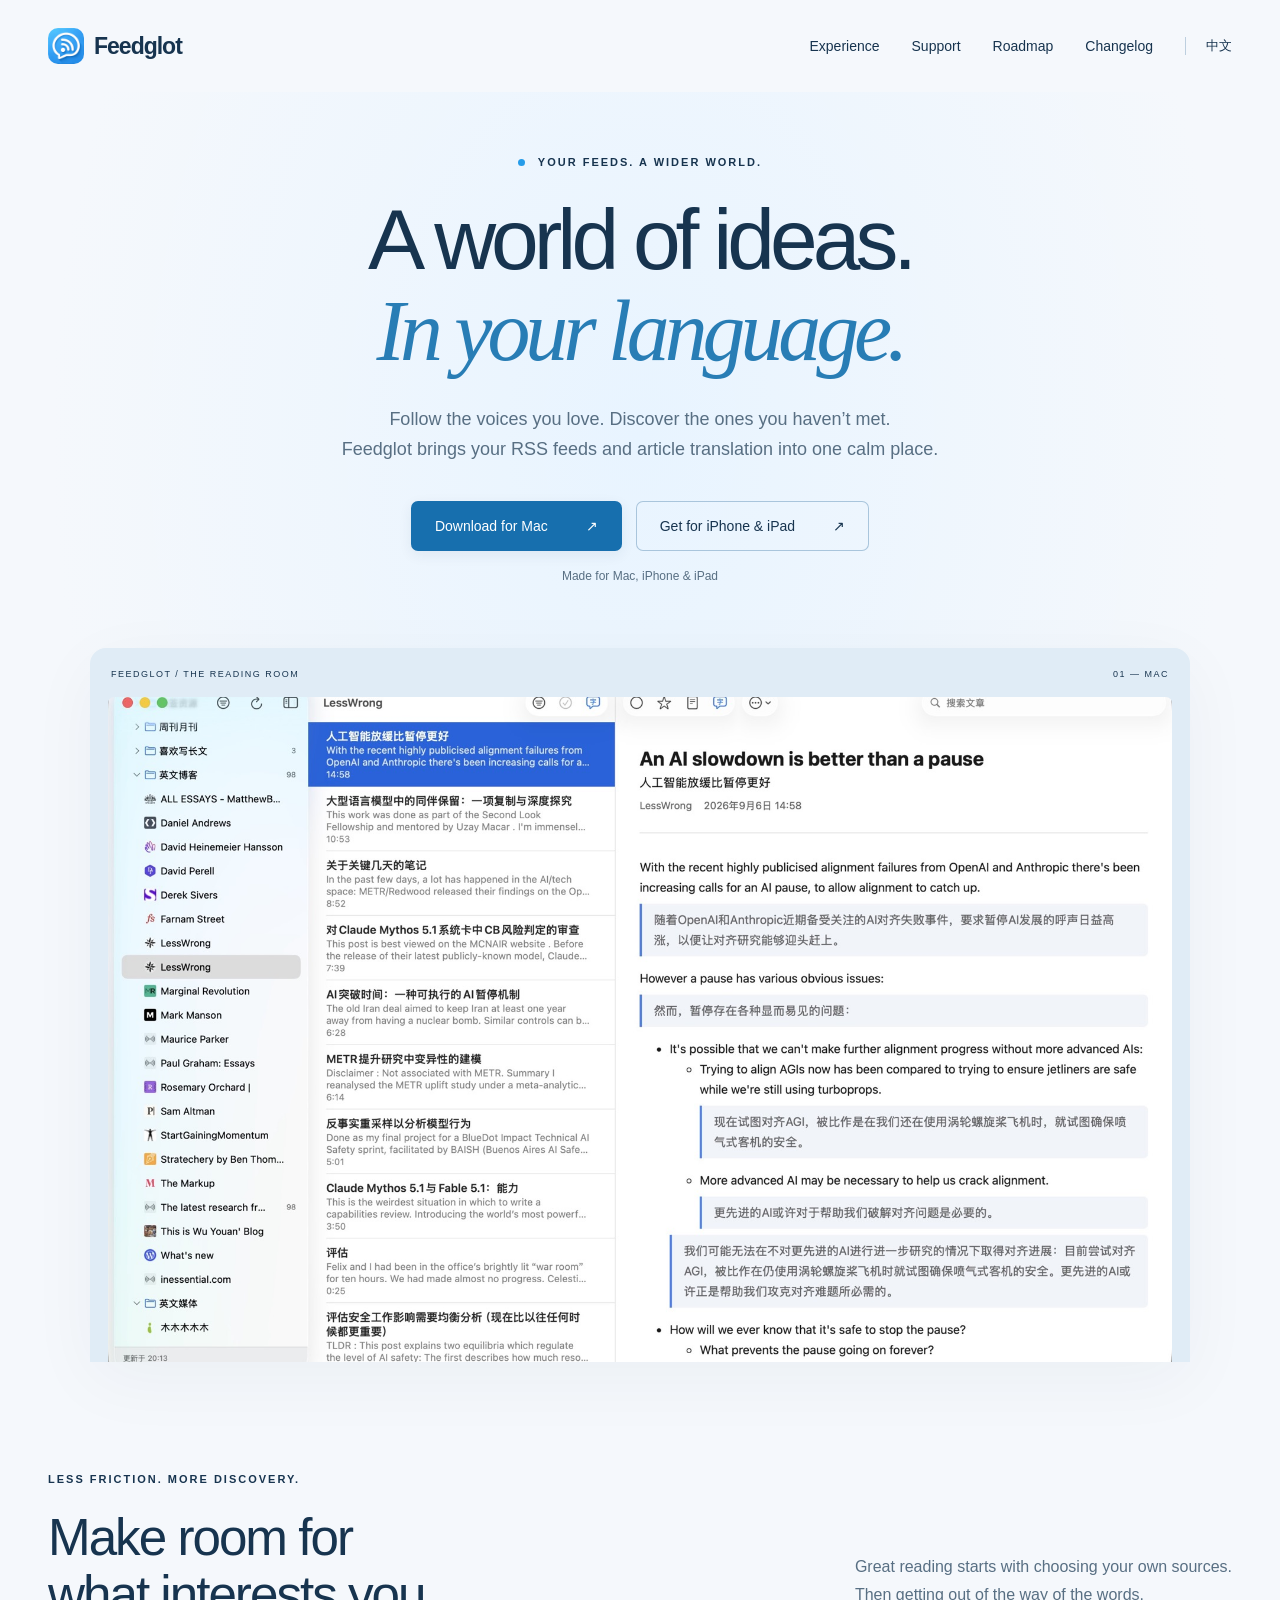
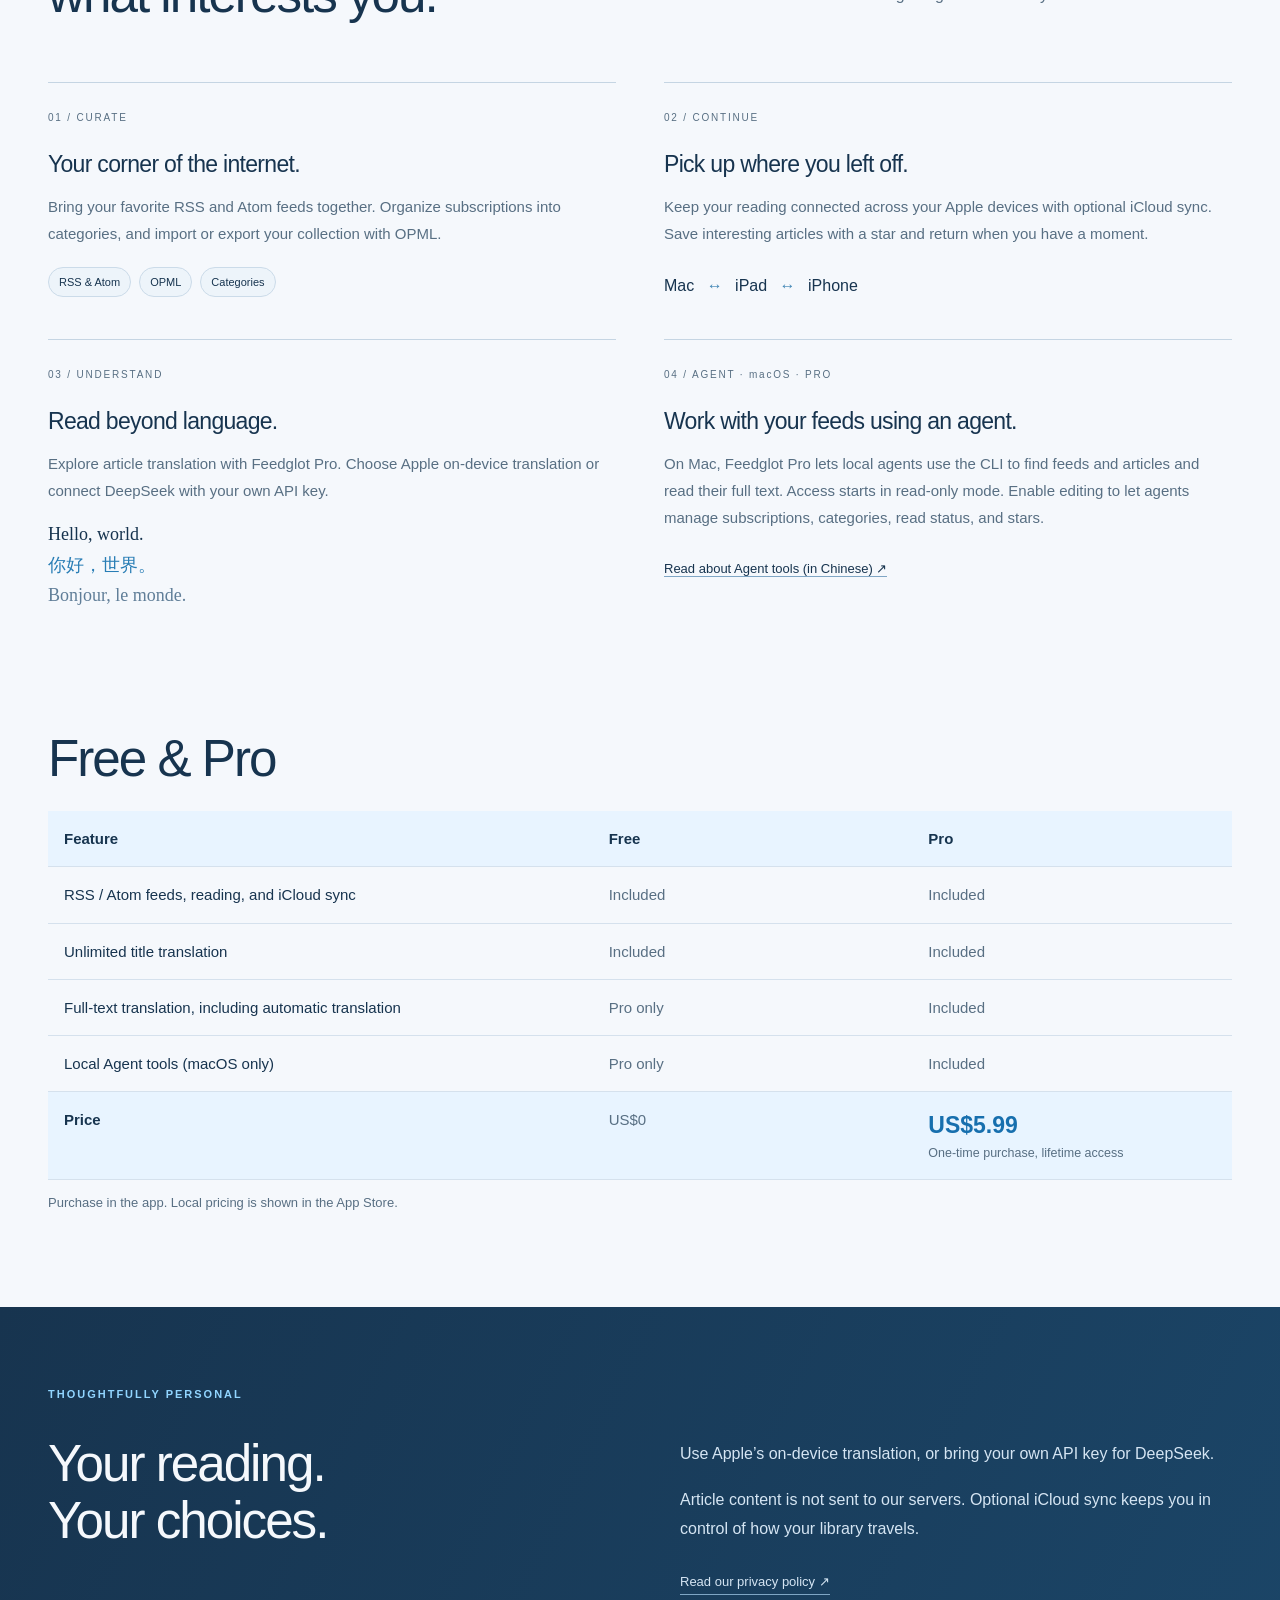
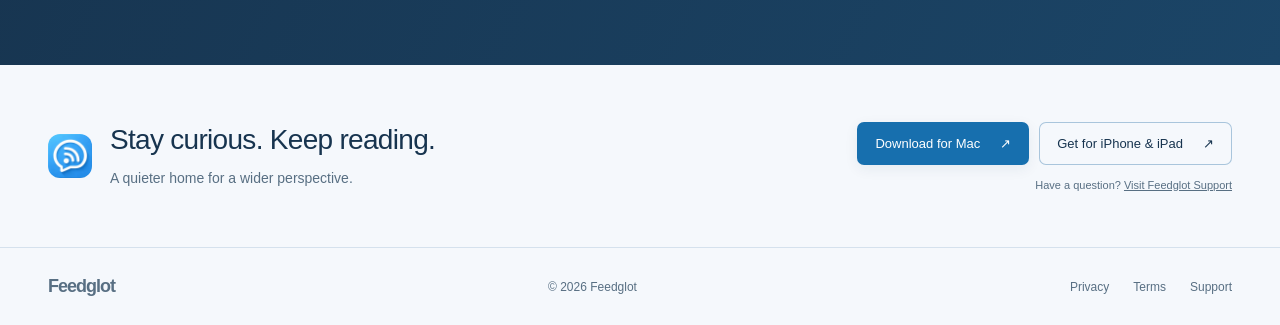
<file: index.html>
<!doctype html>
<html lang="en"><head><meta charset="utf-8"><meta name="viewport" content="width=device-width,initial-scale=1"><title>Feedglot — A world of ideas. In your language.</title><meta name="description" content="An RSS reader for Mac, iPhone and iPad. Follow your favorite sources, translate articles and keep your reading in sync with iCloud."><meta name="theme-color" content="#f5f8fc"><link rel="icon" href="assets/icon.png"><link rel="stylesheet" href="style.css"><link rel="alternate" hreflang="en" href="https://skyue.github.io/feedglot/"><link rel="alternate" hreflang="zh-CN" href="https://skyue.github.io/feedglot/zh.html"></head>
<body><header><a class="brand" href="./"><img src="assets/icon.png" alt="" width="36" height="36">Feedglot</a><nav aria-label="Main navigation"><a href="#experience">Experience</a><a href="support.html#english">Support</a><a href="roadmap.html">Roadmap</a><a href="changelog.html">Changelog</a><a class="language-switch" href="zh.html" lang="zh-CN" hreflang="zh-CN" aria-label="切换到中文">中文</a></nav></header>
<main><section class="hero"><div class="eyebrow"><span></span> YOUR FEEDS. A WIDER WORLD.</div><h1>A world of ideas.<br><em>In your language.</em></h1><p class="intro">Follow the voices you love. Discover the ones you haven’t met.<br class="desktop"> Feedglot brings your RSS feeds and article translation into one calm place.</p><div class="download-buttons"><a class="button" href="https://apps.apple.com/cn/app/id6792495914">Download for Mac <span>↗</span></a><a class="button button-secondary" href="https://apps.apple.com/cn/app/id6792495914">Get for iPhone &amp; iPad <span>↗</span></a></div><p class="platforms">Made for Mac, iPhone &amp; iPad</p><div class="product"><div class="product-label"><span>FEEDGLOT / THE READING ROOM</span><span>01 — MAC</span></div><img src="assets/mac.jpg" width="1800" height="1125" alt="Feedglot on Mac, showing the feed library, article list and reading view" fetchpriority="high"></div></section>
<section id="experience" class="experience"><div class="section-top"><p class="eyebrow">LESS FRICTION. MORE DISCOVERY.</p><h2>Make room for<br>what interests you.</h2><p>Great reading starts with choosing your own sources.<br>Then getting out of the way of the words.</p></div><div class="features">
<article><span class="number">01 / CURATE</span><h3>Your corner of the internet.</h3><p>Bring your favorite RSS and Atom feeds together. Organize subscriptions into categories, and import or export your collection with OPML.</p><div class="tags"><span>RSS &amp; Atom</span><span>OPML</span><span>Categories</span></div></article>
<article><span class="number">02 / CONTINUE</span><h3>Pick up where you left off.</h3><p>Keep your reading connected across your Apple devices with optional iCloud sync. Save interesting articles with a star and return when you have a moment.</p><div class="devices">Mac <span>↔</span> iPad <span>↔</span> iPhone</div></article>
<article><span class="number">03 / UNDERSTAND</span><h3>Read beyond language.</h3><p>Explore article translation with Feedglot Pro. Choose Apple on-device translation or connect DeepSeek with your own API key.</p><div class="translation"><span>Hello, world.</span><span>你好，世界。</span><span>Bonjour, le monde.</span></div></article>
<article>
    <span class="number">04 / AGENT · macOS · PRO</span>
    <h3>Work with your feeds using an agent.</h3>
    <p>On Mac, Feedglot Pro lets local agents use the CLI to find feeds and articles and read their full text. Access starts in read-only mode. Enable editing to let agents manage subscriptions, categories, read status, and stars.</p>
    <a class="text-link" href="https://www.skyue.com/26110522.html">Read about Agent tools (in Chinese) ↗</a>
</article>
</div></section>
<section id="plans" class="plans" aria-labelledby="plans-title">
  <h2 id="plans-title" lang="en">Free &amp; Pro</h2>
  <table>
    <thead>
      <tr>
        <th scope="col">Feature</th>
        <th scope="col"><span lang="en">Free</span></th>
        <th scope="col"><span lang="en">Pro</span></th>
      </tr>
    </thead>
    <tbody>
        <tr><th scope="row">RSS / Atom feeds, reading, and iCloud sync</th><td>Included</td><td>Included</td></tr>
        <tr><th scope="row">Unlimited title translation</th><td>Included</td><td>Included</td></tr>
        <tr><th scope="row">Full-text translation, including automatic translation</th><td>Pro only</td><td>Included</td></tr>
        <tr><th scope="row">Local Agent tools (macOS only)</th><td>Pro only</td><td>Included</td></tr>
    </tbody>
    <tfoot>
      <tr><th scope="row">Price</th><td>US$0</td><td><span class="plan-price">US$5.99</span><small>One-time purchase, lifetime access</small></td></tr>
    </tfoot>
  </table>
  <p class="plan-note">Purchase in the app. Local pricing is shown in the App Store.</p>
</section>
<section class="privacy"><p class="eyebrow">THOUGHTFULLY PERSONAL</p><h2>Your reading.<br>Your choices.</h2><div><p>Use Apple’s on-device translation, or bring your own API key for DeepSeek.</p><p>Article content is not sent to our servers. Optional iCloud sync keeps you in control of how your library travels.</p><a class="text-link" href="legal.html#privacy">Read our privacy policy ↗</a></div></section>
<section id="start" class="closing"><div class="closing-copy"><img src="assets/icon.png" width="44" height="44" alt="Feedglot app icon" loading="lazy"><div><h2>Stay curious. Keep reading.</h2><p>A quieter home for a wider perspective.</p></div></div><div class="closing-actions"><div class="download-buttons"><a class="button" href="https://apps.apple.com/cn/app/id6792495914">Download for Mac <span>↗</span></a><a class="button button-secondary" href="https://apps.apple.com/cn/app/id6792495914">Get for iPhone &amp; iPad <span>↗</span></a></div><p class="small">Have a question? <a href="support.html#english">Visit Feedglot Support</a></p></div></section></main>
<footer><a class="brand" href="./">Feedglot</a><span>© 2026 Feedglot</span><div><a href="legal.html#privacy">Privacy</a><a href="legal.html#terms">Terms</a><a href="support.html#english">Support</a></div></footer></body></html>
</file>
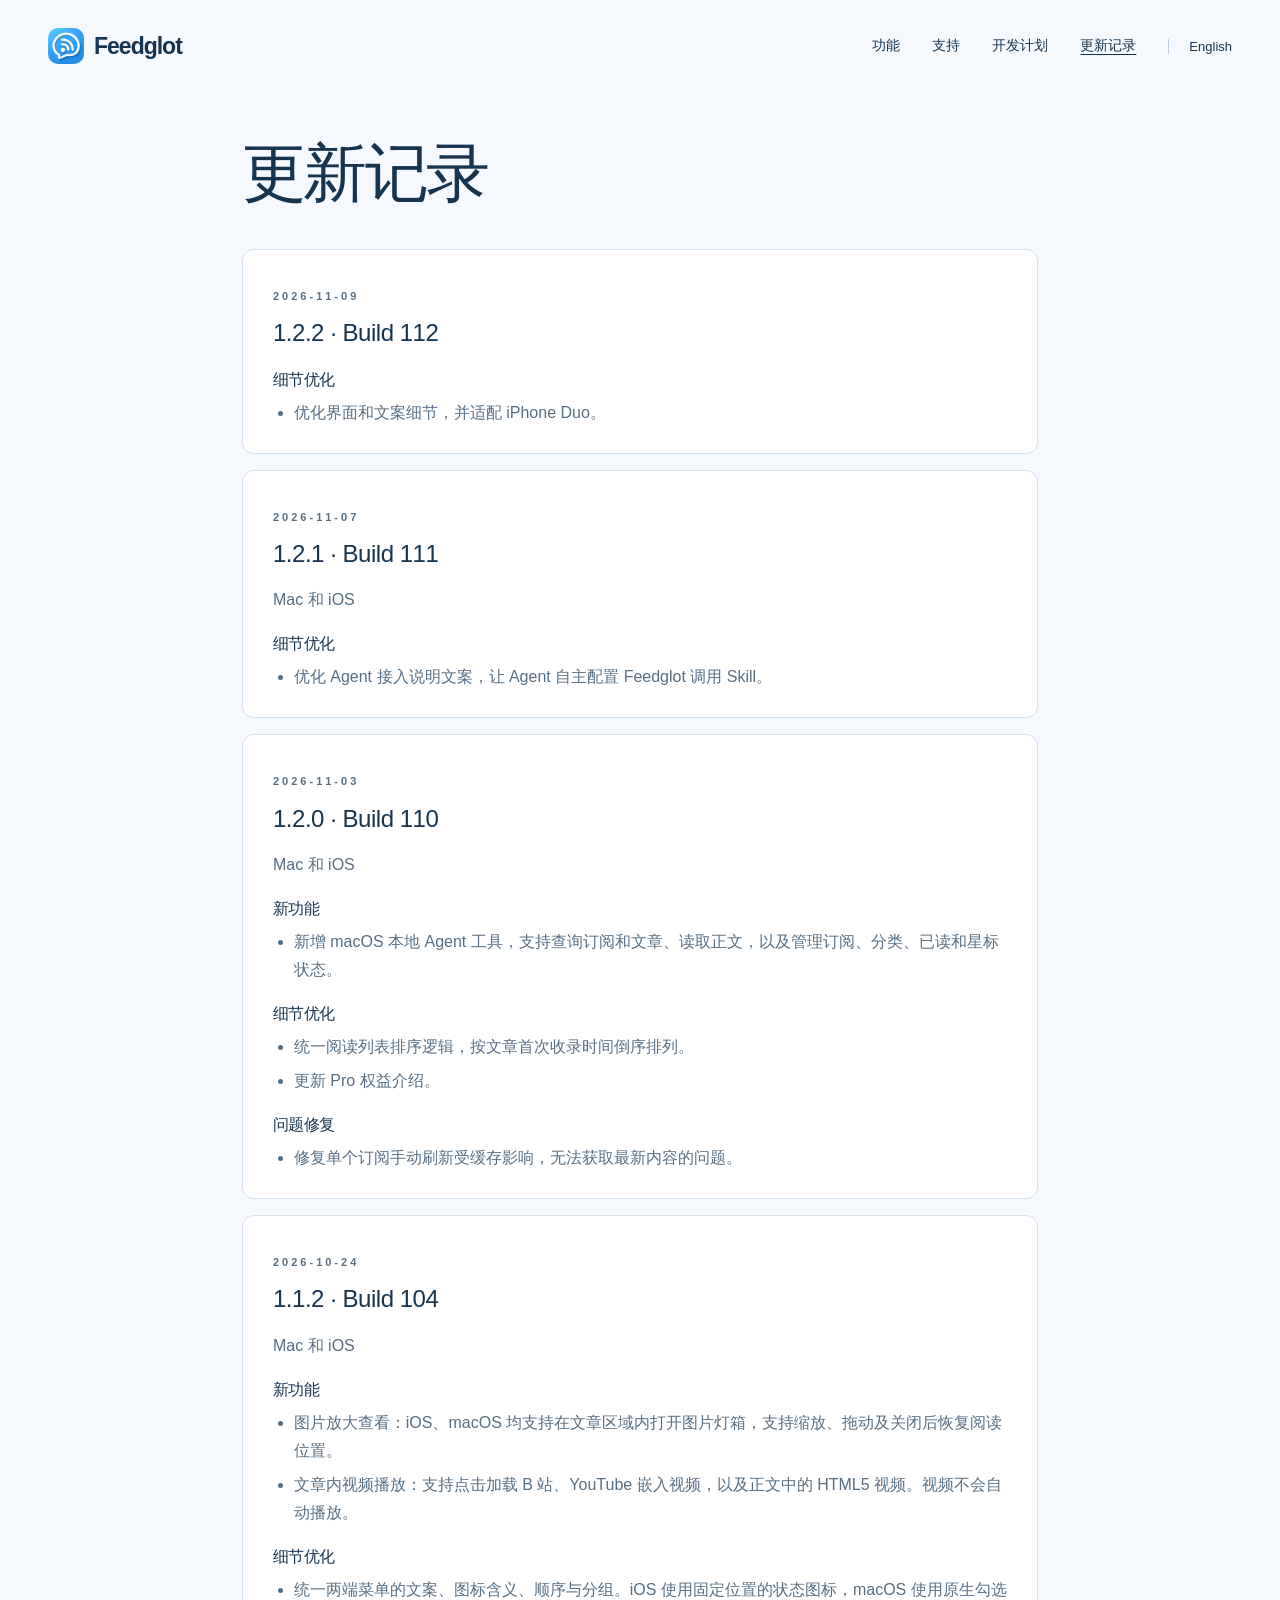
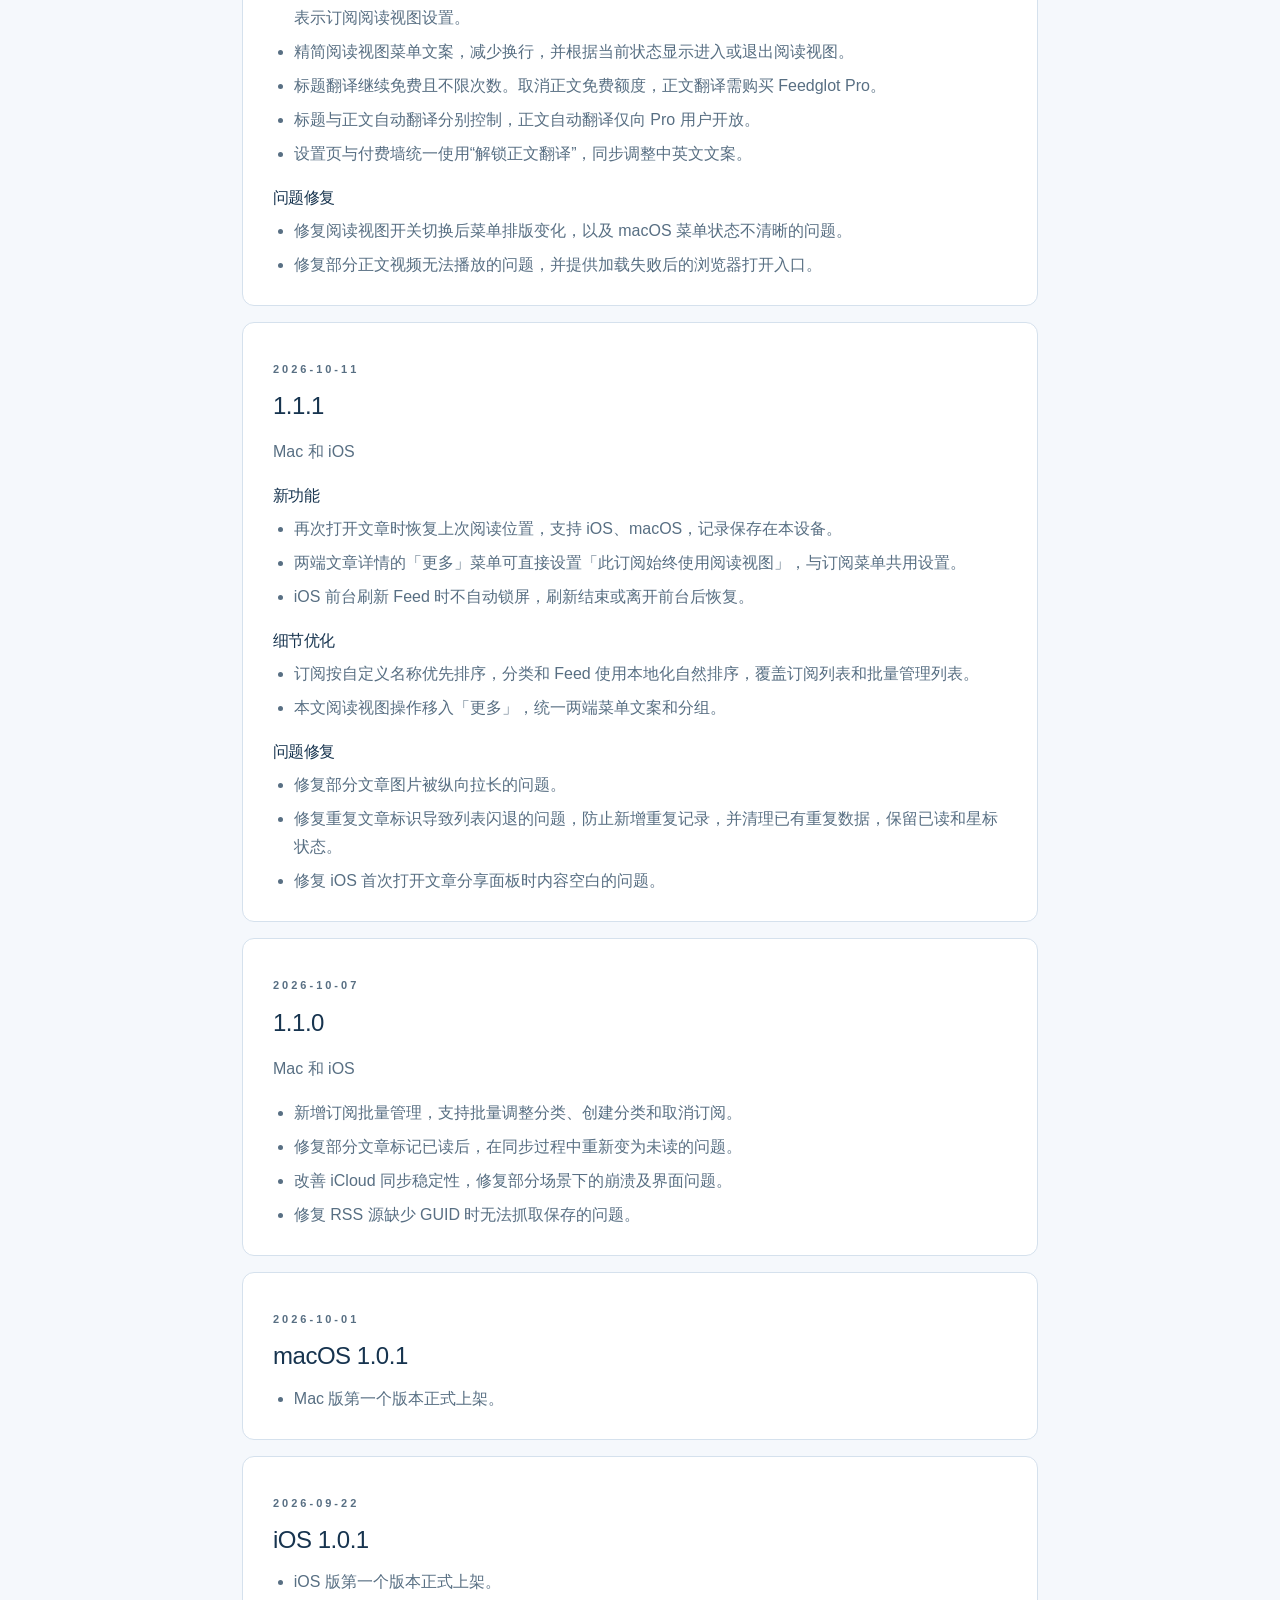
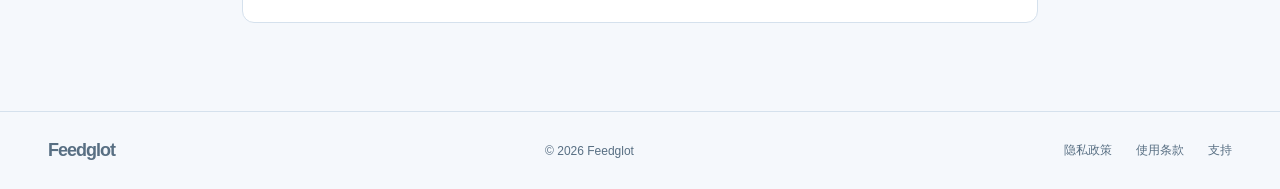
<file: changelog-zh.html>
<!doctype html>
<html lang="zh-CN">
<head>
  <meta charset="utf-8">
  <meta name="viewport" content="width=device-width,initial-scale=1">
  <meta name="theme-color" content="#f5f8fc">
  <title>更新记录 · Feedglot</title>
  <link rel="icon" href="assets/icon.png">
  <link rel="stylesheet" href="style.css">
  <link rel="alternate" hreflang="en" href="https://skyue.github.io/feedglot/changelog.html">
  <link rel="alternate" hreflang="zh-CN" href="https://skyue.github.io/feedglot/changelog-zh.html">
</head>
<body>
<header><a class="brand" href="zh.html"><img src="assets/icon.png" alt="" width="36" height="36">Feedglot</a><nav aria-label="主导航"><a href="zh.html#experience">功能</a><a href="support.html#zh-Hans">支持</a><a href="roadmap-zh.html">开发计划</a><a href="changelog-zh.html" aria-current="page">更新记录</a><a class="language-switch" href="changelog.html" lang="en" hreflang="en" aria-label="Switch to English">English</a></nav></header>
<main class="notes">
  <h1>更新记录</h1>
  <article class="notes-card">
<p class="eyebrow"><time datetime="2026-11-09">2026-11-09</time></p>
<h2>1.2.2 · Build 112</h2>
<h3>细节优化</h3>
<ul>
  <li>优化界面和文案细节，并适配 iPhone Duo。</li>
</ul>
</article>
<article class="notes-card"><p class="eyebrow"><time datetime="2026-11-07">2026-11-07</time></p><h2>1.2.1 · Build 111</h2><p>Mac 和 iOS</p>
<h3>细节优化</h3>
<ul>
  <li>优化 Agent 接入说明文案，让 Agent 自主配置 Feedglot 调用 Skill。</li>
</ul>
</article>
<article class="notes-card"><p class="eyebrow"><time datetime="2026-11-03">2026-11-03</time></p><h2>1.2.0 · Build 110</h2><p>Mac 和 iOS</p>
<h3>新功能</h3>
<ul>
  <li>新增 macOS 本地 Agent 工具，支持查询订阅和文章、读取正文，以及管理订阅、分类、已读和星标状态。</li>
</ul>
<h3>细节优化</h3>
<ul>
  <li>统一阅读列表排序逻辑，按文章首次收录时间倒序排列。</li>
  <li>更新 Pro 权益介绍。</li>
</ul>
<h3>问题修复</h3>
<ul>
  <li>修复单个订阅手动刷新受缓存影响，无法获取最新内容的问题。</li>
</ul>
</article>
<article class="notes-card"><p class="eyebrow"><time datetime="2026-10-24">2026-10-24</time></p><h2>1.1.2 · Build 104</h2><p>Mac 和 iOS</p>
<h3>新功能</h3>
<ul>
  <li>图片放大查看：iOS、macOS 均支持在文章区域内打开图片灯箱，支持缩放、拖动及关闭后恢复阅读位置。</li>
  <li>文章内视频播放：支持点击加载 B 站、YouTube 嵌入视频，以及正文中的 HTML5 视频。视频不会自动播放。</li>
</ul>
<h3>细节优化</h3>
<ul>
  <li>统一两端菜单的文案、图标含义、顺序与分组。iOS 使用固定位置的状态图标，macOS 使用原生勾选表示订阅阅读视图设置。</li>
  <li>精简阅读视图菜单文案，减少换行，并根据当前状态显示进入或退出阅读视图。</li>
  <li>标题翻译继续免费且不限次数。取消正文免费额度，正文翻译需购买 Feedglot Pro。</li>
  <li>标题与正文自动翻译分别控制，正文自动翻译仅向 Pro 用户开放。</li>
  <li>设置页与付费墙统一使用“解锁正文翻译”，同步调整中英文文案。</li>
</ul>
<h3>问题修复</h3>
<ul>
  <li>修复阅读视图开关切换后菜单排版变化，以及 macOS 菜单状态不清晰的问题。</li>
  <li>修复部分正文视频无法播放的问题，并提供加载失败后的浏览器打开入口。</li>
</ul>
</article>
<article class="notes-card"><p class="eyebrow"><time datetime="2026-10-11">2026-10-11</time></p><h2>1.1.1</h2><p>Mac 和 iOS</p>
<h3>新功能</h3>
<ul>
  <li>再次打开文章时恢复上次阅读位置，支持 iOS、macOS，记录保存在本设备。</li>
  <li>两端文章详情的「更多」菜单可直接设置「此订阅始终使用阅读视图」，与订阅菜单共用设置。</li>
  <li>iOS 前台刷新 Feed 时不自动锁屏，刷新结束或离开前台后恢复。</li>
</ul>
<h3>细节优化</h3>
<ul>
  <li>订阅按自定义名称优先排序，分类和 Feed 使用本地化自然排序，覆盖订阅列表和批量管理列表。</li>
  <li>本文阅读视图操作移入「更多」，统一两端菜单文案和分组。</li>
</ul>
<h3>问题修复</h3>
<ul>
  <li>修复部分文章图片被纵向拉长的问题。</li>
  <li>修复重复文章标识导致列表闪退的问题，防止新增重复记录，并清理已有重复数据，保留已读和星标状态。</li>
  <li>修复 iOS 首次打开文章分享面板时内容空白的问题。</li>
</ul>
</article>
<article class="notes-card"><p class="eyebrow"><time datetime="2026-10-07">2026-10-07</time></p><h2>1.1.0</h2><p>Mac 和 iOS</p>
<ul>
  <li>新增订阅批量管理，支持批量调整分类、创建分类和取消订阅。</li>
  <li>修复部分文章标记已读后，在同步过程中重新变为未读的问题。</li>
  <li>改善 iCloud 同步稳定性，修复部分场景下的崩溃及界面问题。</li>
  <li>修复 RSS 源缺少 GUID 时无法抓取保存的问题。</li>
</ul>
</article>
<article class="notes-card"><p class="eyebrow"><time datetime="2026-10-01">2026-10-01</time></p><h2>macOS 1.0.1</h2>
<ul>
  <li>Mac 版第一个版本正式上架。</li>
</ul>
</article>
<article class="notes-card"><p class="eyebrow"><time datetime="2026-09-22">2026-09-22</time></p><h2>iOS 1.0.1</h2>
<ul>
  <li>iOS 版第一个版本正式上架。</li>
</ul>
</article>
</main>
<footer><a class="brand" href="zh.html">Feedglot</a><span>© 2026 Feedglot</span><div><a href="legal.html#privacy">隐私政策</a><a href="legal.html#terms">使用条款</a><a href="support.html#zh-Hans">支持</a></div></footer>
</body>
</html>
</file>
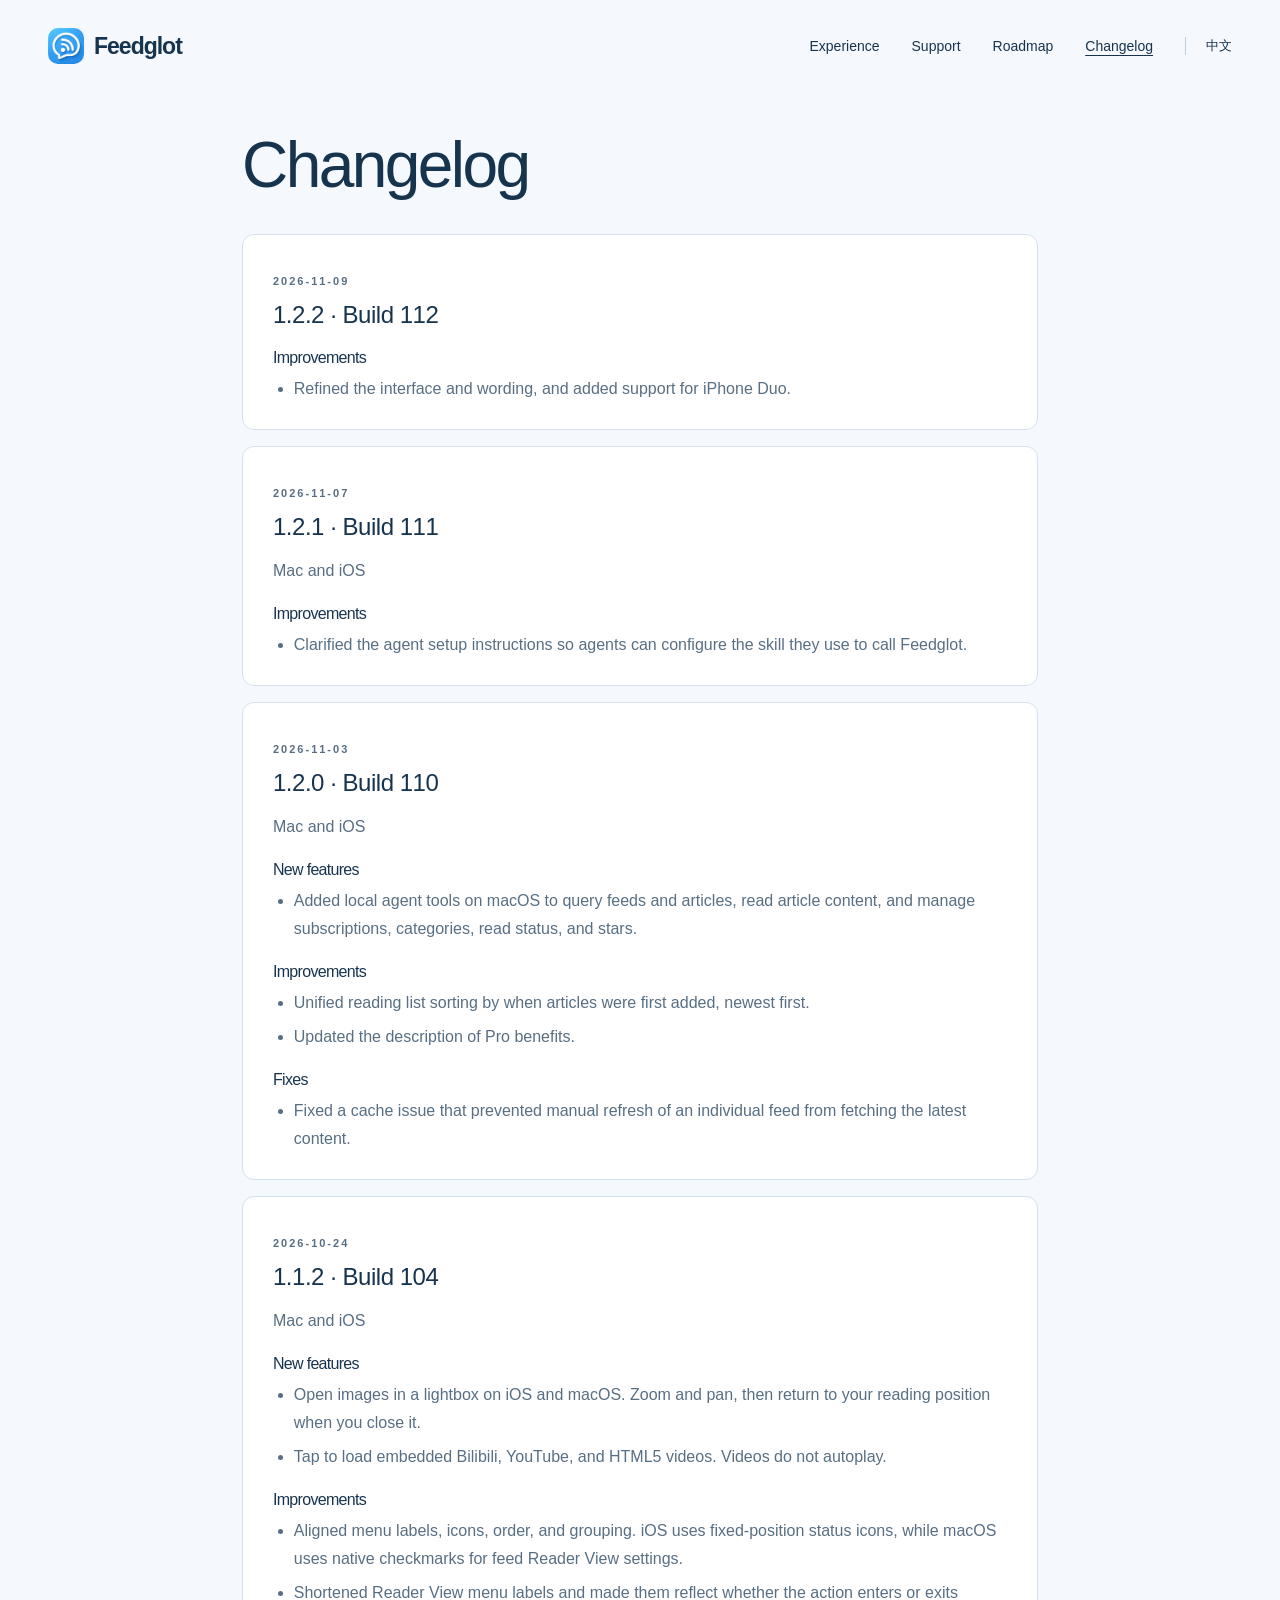
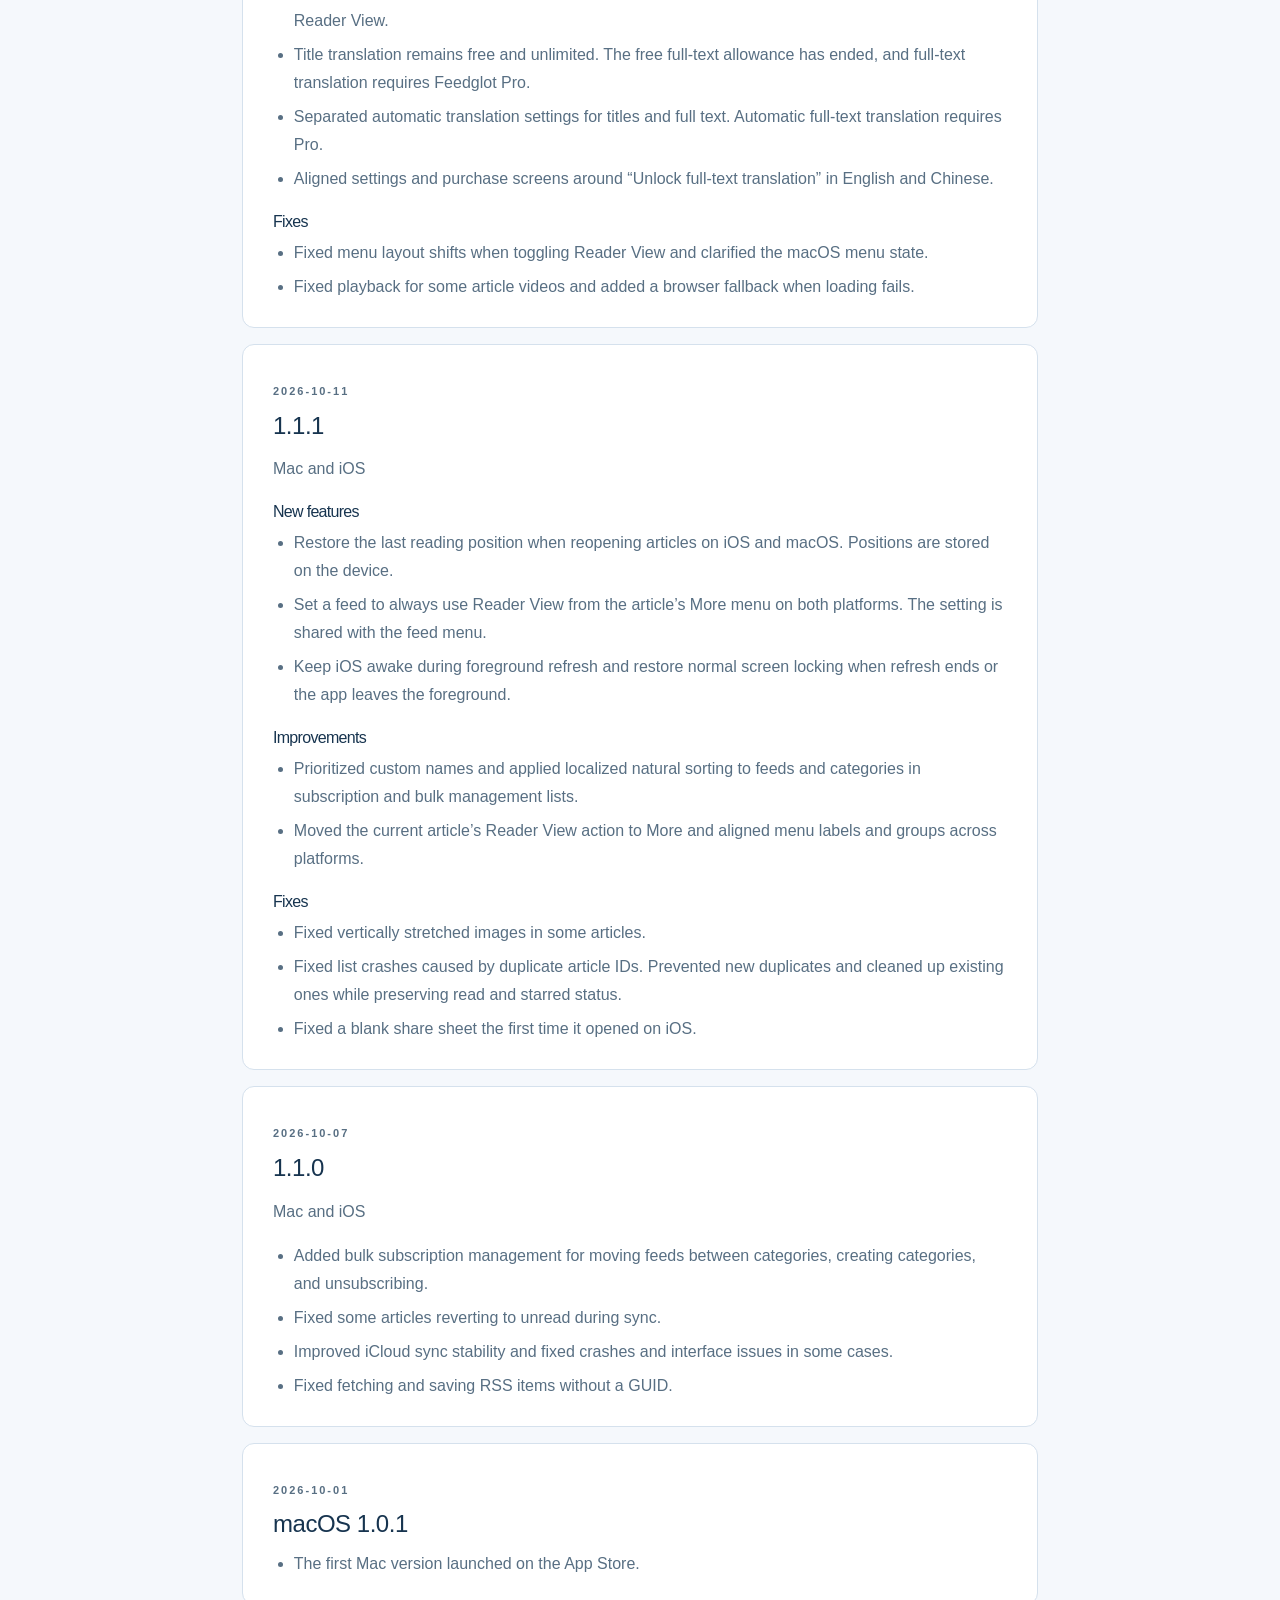
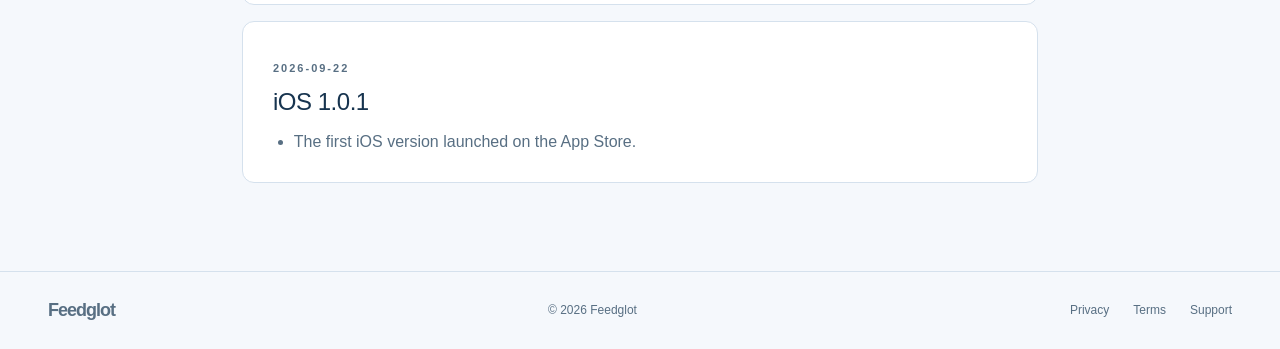
<file: changelog.html>
<!doctype html>
<html lang="en">
<head>
  <meta charset="utf-8">
  <meta name="viewport" content="width=device-width,initial-scale=1">
  <meta name="theme-color" content="#f5f8fc">
  <title>Changelog · Feedglot</title>
  <link rel="icon" href="assets/icon.png">
  <link rel="stylesheet" href="style.css">
  <link rel="alternate" hreflang="en" href="https://skyue.github.io/feedglot/changelog.html">
  <link rel="alternate" hreflang="zh-CN" href="https://skyue.github.io/feedglot/changelog-zh.html">
</head>
<body>
<header><a class="brand" href="./"><img src="assets/icon.png" alt="" width="36" height="36">Feedglot</a><nav aria-label="Main navigation"><a href="./#experience">Experience</a><a href="support.html#english">Support</a><a href="roadmap.html">Roadmap</a><a href="changelog.html" aria-current="page">Changelog</a><a class="language-switch" href="changelog-zh.html" lang="zh-CN" hreflang="zh-CN" aria-label="切换到中文">中文</a></nav></header>
<main class="notes">
  <h1>Changelog</h1>
  <article class="notes-card">
<p class="eyebrow"><time datetime="2026-11-09">2026-11-09</time></p>
<h2>1.2.2 · Build 112</h2>
<h3>Improvements</h3>
<ul>
  <li>Refined the interface and wording, and added support for iPhone Duo.</li>
</ul>
</article>
<article class="notes-card"><p class="eyebrow"><time datetime="2026-11-07">2026-11-07</time></p><h2>1.2.1 · Build 111</h2><p>Mac and iOS</p>
<h3>Improvements</h3>
<ul>
  <li>Clarified the agent setup instructions so agents can configure the skill they use to call Feedglot.</li>
</ul>
</article>
<article class="notes-card"><p class="eyebrow"><time datetime="2026-11-03">2026-11-03</time></p><h2>1.2.0 · Build 110</h2><p>Mac and iOS</p>
<h3>New features</h3>
<ul>
  <li>Added local agent tools on macOS to query feeds and articles, read article content, and manage subscriptions, categories, read status, and stars.</li>
</ul>
<h3>Improvements</h3>
<ul>
  <li>Unified reading list sorting by when articles were first added, newest first.</li>
  <li>Updated the description of Pro benefits.</li>
</ul>
<h3>Fixes</h3>
<ul>
  <li>Fixed a cache issue that prevented manual refresh of an individual feed from fetching the latest content.</li>
</ul>
</article>
<article class="notes-card"><p class="eyebrow"><time datetime="2026-10-24">2026-10-24</time></p><h2>1.1.2 · Build 104</h2><p>Mac and iOS</p>
<h3>New features</h3>
<ul>
  <li>Open images in a lightbox on iOS and macOS. Zoom and pan, then return to your reading position when you close it.</li>
  <li>Tap to load embedded Bilibili, YouTube, and HTML5 videos. Videos do not autoplay.</li>
</ul>
<h3>Improvements</h3>
<ul>
  <li>Aligned menu labels, icons, order, and grouping. iOS uses fixed-position status icons, while macOS uses native checkmarks for feed Reader View settings.</li>
  <li>Shortened Reader View menu labels and made them reflect whether the action enters or exits Reader View.</li>
  <li>Title translation remains free and unlimited. The free full-text allowance has ended, and full-text translation requires Feedglot Pro.</li>
  <li>Separated automatic translation settings for titles and full text. Automatic full-text translation requires Pro.</li>
  <li>Aligned settings and purchase screens around “Unlock full-text translation” in English and Chinese.</li>
</ul>
<h3>Fixes</h3>
<ul>
  <li>Fixed menu layout shifts when toggling Reader View and clarified the macOS menu state.</li>
  <li>Fixed playback for some article videos and added a browser fallback when loading fails.</li>
</ul>
</article>
<article class="notes-card"><p class="eyebrow"><time datetime="2026-10-11">2026-10-11</time></p><h2>1.1.1</h2><p>Mac and iOS</p>
<h3>New features</h3>
<ul>
  <li>Restore the last reading position when reopening articles on iOS and macOS. Positions are stored on the device.</li>
  <li>Set a feed to always use Reader View from the article’s More menu on both platforms. The setting is shared with the feed menu.</li>
  <li>Keep iOS awake during foreground refresh and restore normal screen locking when refresh ends or the app leaves the foreground.</li>
</ul>
<h3>Improvements</h3>
<ul>
  <li>Prioritized custom names and applied localized natural sorting to feeds and categories in subscription and bulk management lists.</li>
  <li>Moved the current article’s Reader View action to More and aligned menu labels and groups across platforms.</li>
</ul>
<h3>Fixes</h3>
<ul>
  <li>Fixed vertically stretched images in some articles.</li>
  <li>Fixed list crashes caused by duplicate article IDs. Prevented new duplicates and cleaned up existing ones while preserving read and starred status.</li>
  <li>Fixed a blank share sheet the first time it opened on iOS.</li>
</ul>
</article>
<article class="notes-card"><p class="eyebrow"><time datetime="2026-10-07">2026-10-07</time></p><h2>1.1.0</h2><p>Mac and iOS</p>
<ul>
  <li>Added bulk subscription management for moving feeds between categories, creating categories, and unsubscribing.</li>
  <li>Fixed some articles reverting to unread during sync.</li>
  <li>Improved iCloud sync stability and fixed crashes and interface issues in some cases.</li>
  <li>Fixed fetching and saving RSS items without a GUID.</li>
</ul>
</article>
<article class="notes-card"><p class="eyebrow"><time datetime="2026-10-01">2026-10-01</time></p><h2>macOS 1.0.1</h2>
<ul>
  <li>The first Mac version launched on the App Store.</li>
</ul>
</article>
<article class="notes-card"><p class="eyebrow"><time datetime="2026-09-22">2026-09-22</time></p><h2>iOS 1.0.1</h2>
<ul>
  <li>The first iOS version launched on the App Store.</li>
</ul>
</article>
</main>
<footer><a class="brand" href="./">Feedglot</a><span>© 2026 Feedglot</span><div><a href="legal.html#privacy">Privacy</a><a href="legal.html#terms">Terms</a><a href="support.html#english">Support</a></div></footer>
</body>
</html>
</file>
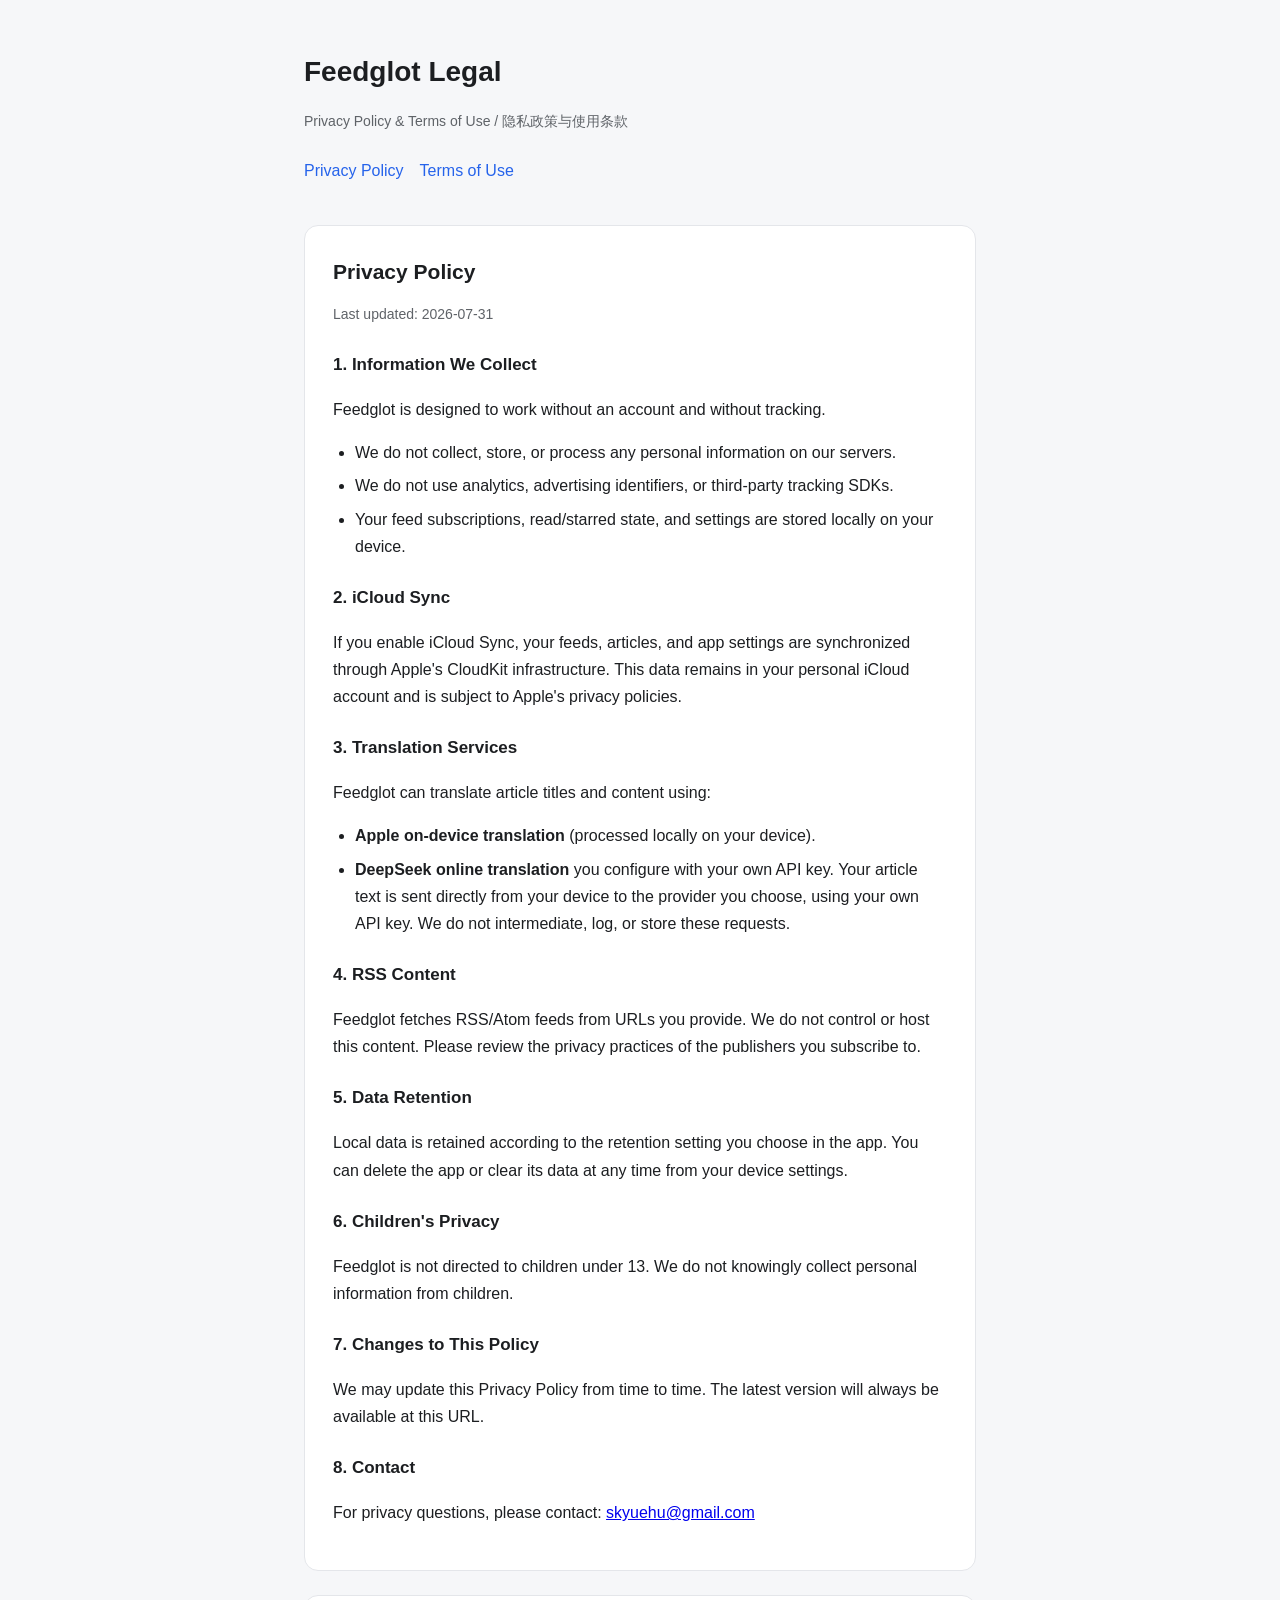
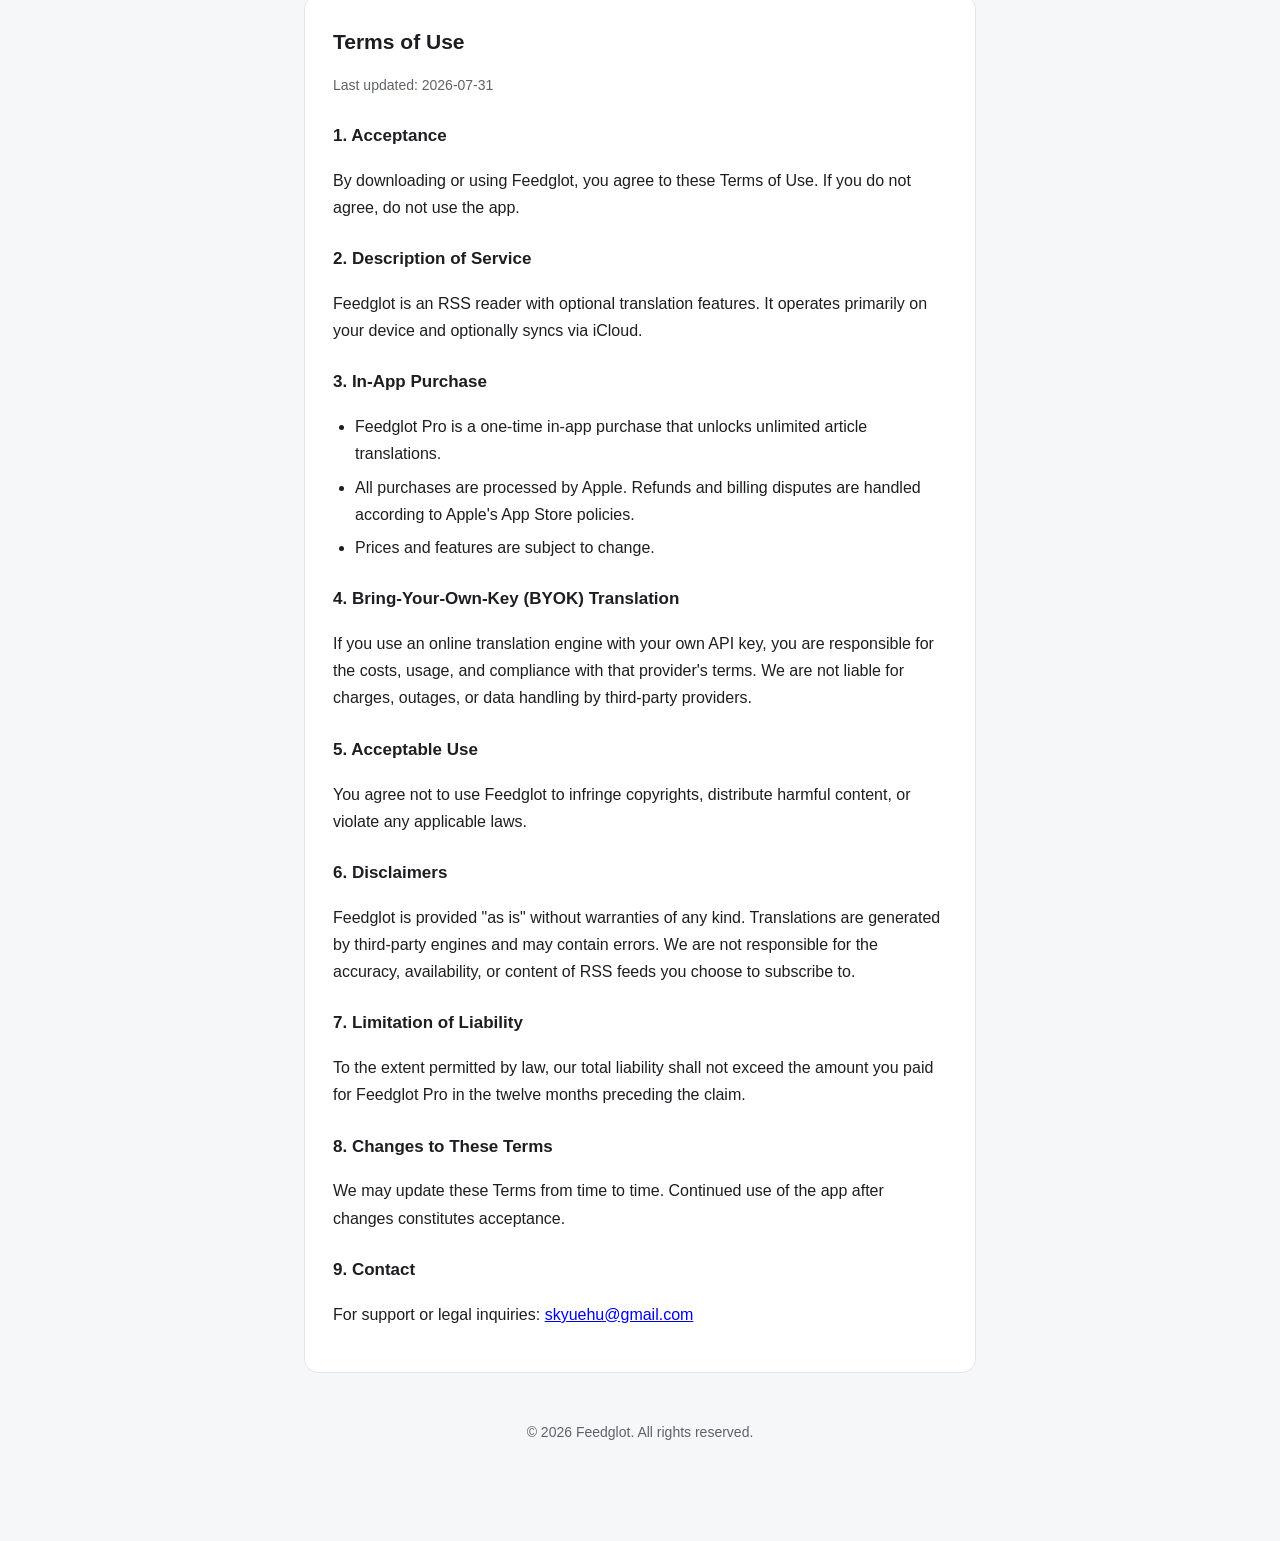
<file: legal.html>
<!DOCTYPE html>
<html lang="en">
<head>
  <meta charset="UTF-8">
  <meta name="viewport" content="width=device-width, initial-scale=1.0">
  <title>Feedglot — Legal</title>
  <style>
    :root {
      --bg: #f6f7f9;
      --card: #ffffff;
      --ink: #1c1e21;
      --muted: #5f6368;
      --line: #e4e6ea;
      --accent: #2563eb;
    }
    * { box-sizing: border-box; }
    body {
      margin: 0;
      background: var(--bg);
      color: var(--ink);
      font: 16px/1.7 -apple-system, BlinkMacSystemFont, "Segoe UI", Roboto, "PingFang SC", "Helvetica Neue", sans-serif;
    }
    .wrap { max-width: 720px; margin: 0 auto; padding: 48px 24px 96px; }
    header { margin-bottom: 40px; }
    h1 { font-size: 28px; margin: 0 0 8px; }
    p.sub { color: var(--muted); margin: 0; }
    nav { display: flex; gap: 16px; margin: 24px 0 32px; }
    nav a { color: var(--accent); text-decoration: none; font-weight: 500; }
    nav a:hover { text-decoration: underline; }
    .card {
      background: var(--card);
      border: 1px solid var(--line);
      border-radius: 14px;
      padding: 28px;
      margin-bottom: 24px;
    }
    h2 { font-size: 21px; margin: 0 0 14px; }
    h3 { font-size: 17px; margin: 24px 0 8px; }
    p, li { color: var(--ink); }
    ul { padding-left: 22px; }
    li { margin: 6px 0; }
    .muted { color: var(--muted); font-size: 14px; }
    footer { margin-top: 48px; text-align: center; color: var(--muted); font-size: 14px; }
  </style>
</head>
<body>
<div class="wrap">
  <header>
    <h1>Feedglot Legal</h1>
    <p class="muted">Privacy Policy & Terms of Use / 隐私政策与使用条款</p>
    <nav>
      <a href="#privacy">Privacy Policy</a>
      <a href="#terms">Terms of Use</a>
    </nav>
  </header>

  <section id="privacy" class="card">
    <h2>Privacy Policy</h2>
    <p class="muted">Last updated: 2026-07-31</p>

    <h3>1. Information We Collect</h3>
    <p>Feedglot is designed to work without an account and without tracking.</p>
    <ul>
      <li>We do not collect, store, or process any personal information on our servers.</li>
      <li>We do not use analytics, advertising identifiers, or third-party tracking SDKs.</li>
      <li>Your feed subscriptions, read/starred state, and settings are stored locally on your device.</li>
    </ul>

    <h3>2. iCloud Sync</h3>
    <p>If you enable iCloud Sync, your feeds, articles, and app settings are synchronized through Apple's CloudKit infrastructure. This data remains in your personal iCloud account and is subject to Apple's privacy policies.</p>

    <h3>3. Translation Services</h3>
    <p>Feedglot can translate article titles and content using:</p>
    <ul>
      <li><strong>Apple on-device translation</strong> (processed locally on your device).</li>
      <li><strong>DeepSeek online translation</strong> you configure with your own API key. Your article text is sent directly from your device to the provider you choose, using your own API key. We do not intermediate, log, or store these requests.</li>
    </ul>

    <h3>4. RSS Content</h3>
    <p>Feedglot fetches RSS/Atom feeds from URLs you provide. We do not control or host this content. Please review the privacy practices of the publishers you subscribe to.</p>

    <h3>5. Data Retention</h3>
    <p>Local data is retained according to the retention setting you choose in the app. You can delete the app or clear its data at any time from your device settings.</p>

    <h3>6. Children's Privacy</h3>
    <p>Feedglot is not directed to children under 13. We do not knowingly collect personal information from children.</p>

    <h3>7. Changes to This Policy</h3>
    <p>We may update this Privacy Policy from time to time. The latest version will always be available at this URL.</p>

    <h3>8. Contact</h3>
    <p>For privacy questions, please contact: <a href="mailto:skyuehu@gmail.com">skyuehu@gmail.com</a></p>
  </section>

  <section id="terms" class="card">
    <h2>Terms of Use</h2>
    <p class="muted">Last updated: 2026-07-31</p>

    <h3>1. Acceptance</h3>
    <p>By downloading or using Feedglot, you agree to these Terms of Use. If you do not agree, do not use the app.</p>

    <h3>2. Description of Service</h3>
    <p>Feedglot is an RSS reader with optional translation features. It operates primarily on your device and optionally syncs via iCloud.</p>

    <h3>3. In-App Purchase</h3>
    <ul>
      <li>Feedglot Pro is a one-time in-app purchase that unlocks unlimited article translations.</li>
      <li>All purchases are processed by Apple. Refunds and billing disputes are handled according to Apple's App Store policies.</li>
      <li>Prices and features are subject to change.</li>
    </ul>

    <h3>4. Bring-Your-Own-Key (BYOK) Translation</h3>
    <p>If you use an online translation engine with your own API key, you are responsible for the costs, usage, and compliance with that provider's terms. We are not liable for charges, outages, or data handling by third-party providers.</p>

    <h3>5. Acceptable Use</h3>
    <p>You agree not to use Feedglot to infringe copyrights, distribute harmful content, or violate any applicable laws.</p>

    <h3>6. Disclaimers</h3>
    <p>Feedglot is provided "as is" without warranties of any kind. Translations are generated by third-party engines and may contain errors. We are not responsible for the accuracy, availability, or content of RSS feeds you choose to subscribe to.</p>

    <h3>7. Limitation of Liability</h3>
    <p>To the extent permitted by law, our total liability shall not exceed the amount you paid for Feedglot Pro in the twelve months preceding the claim.</p>

    <h3>8. Changes to These Terms</h3>
    <p>We may update these Terms from time to time. Continued use of the app after changes constitutes acceptance.</p>

    <h3>9. Contact</h3>
    <p>For support or legal inquiries: <a href="mailto:skyuehu@gmail.com">skyuehu@gmail.com</a></p>
  </section>

  <footer>
    © 2026 Feedglot. All rights reserved.
  </footer>
</div>
</body>
</html>
</file>
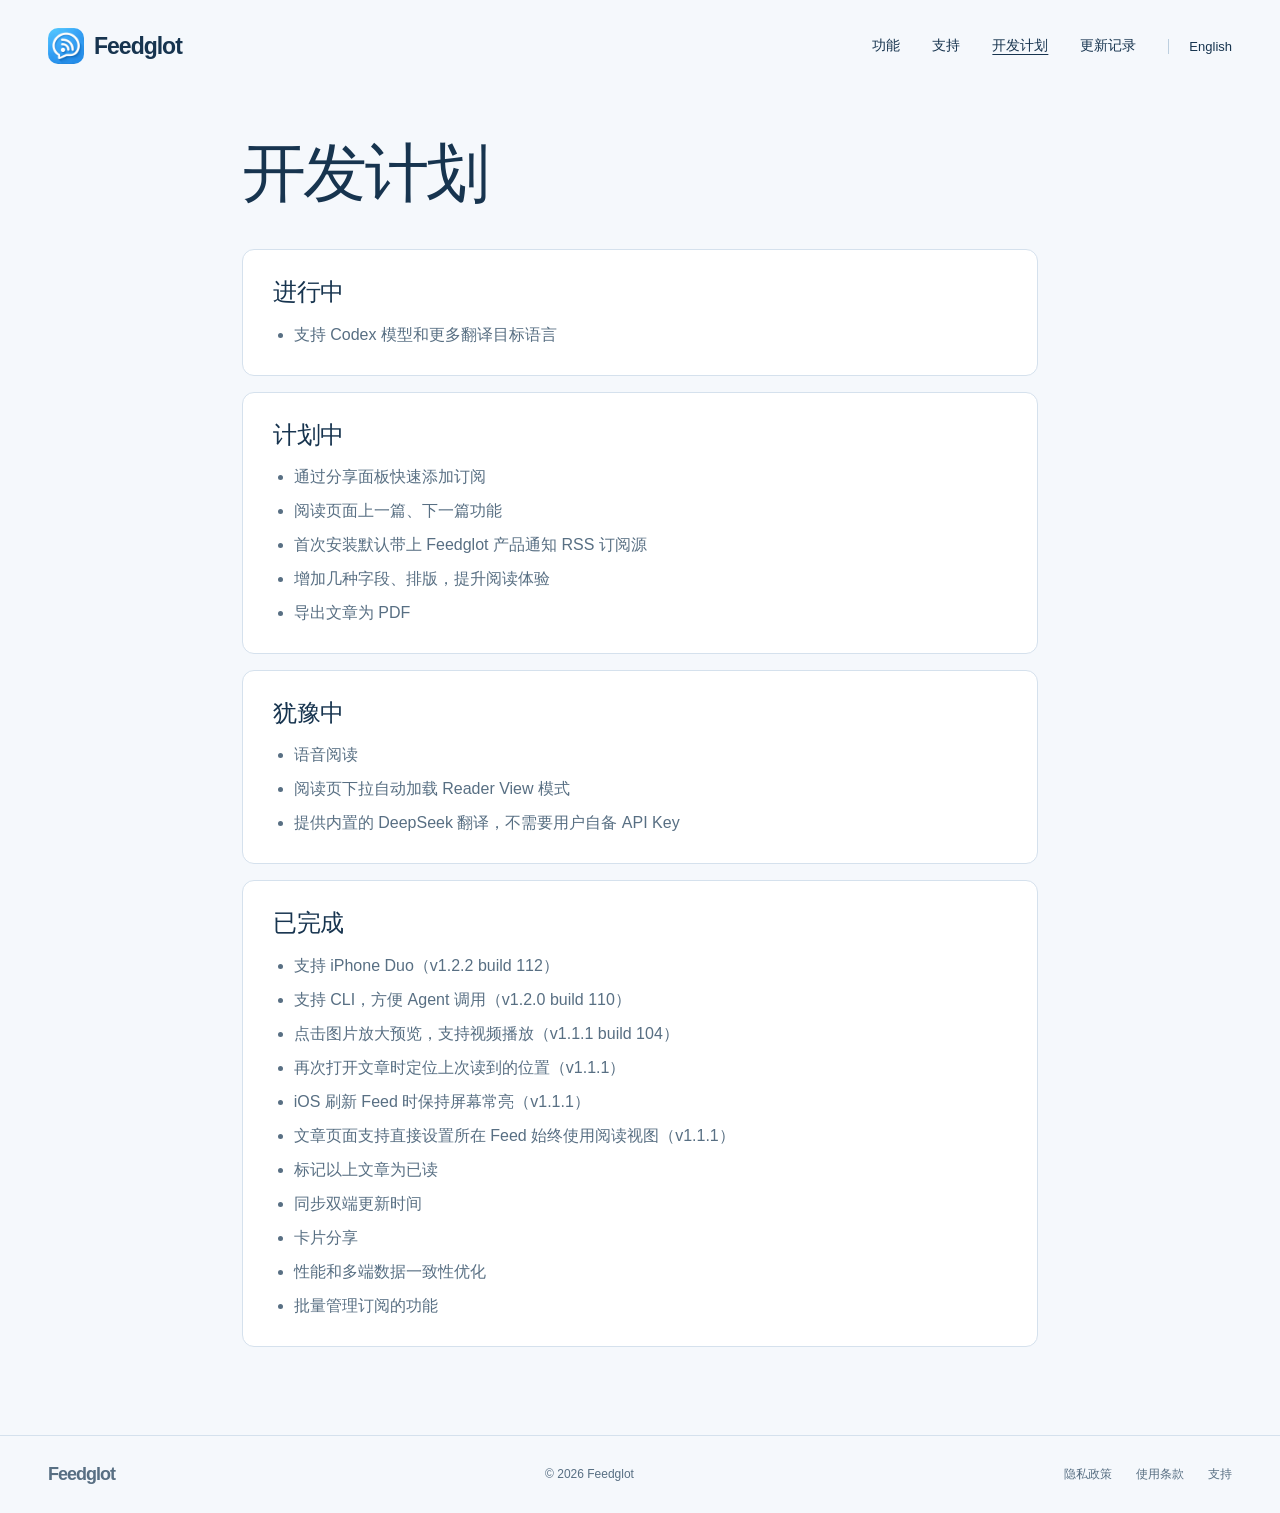
<file: roadmap-zh.html>
<!doctype html>
<html lang="zh-CN">
<head>
  <meta charset="utf-8">
  <meta name="viewport" content="width=device-width,initial-scale=1">
  <meta name="theme-color" content="#f5f8fc">
  <title>开发计划 · Feedglot</title>
  <link rel="icon" href="assets/icon.png">
  <link rel="stylesheet" href="style.css">
  <link rel="alternate" hreflang="en" href="https://skyue.github.io/feedglot/roadmap.html">
  <link rel="alternate" hreflang="zh-CN" href="https://skyue.github.io/feedglot/roadmap-zh.html">
</head>
<body>
<header><a class="brand" href="zh.html"><img src="assets/icon.png" alt="" width="36" height="36">Feedglot</a><nav aria-label="主导航"><a href="zh.html#experience">功能</a><a href="support.html#zh-Hans">支持</a><a href="roadmap-zh.html" aria-current="page">开发计划</a><a href="changelog-zh.html">更新记录</a><a class="language-switch" href="roadmap.html" lang="en" hreflang="en" aria-label="Switch to English">English</a></nav></header>
<main class="notes">
  <h1>开发计划</h1>
  <section class="notes-card">
  <h2>进行中</h2>
  <ul>
    <li>支持 Codex 模型和更多翻译目标语言</li>
  </ul>
</section>
<section class="notes-card"><h2>计划中</h2>
<ul>
  <li>通过分享面板快速添加订阅</li>
  <li>阅读页面上一篇、下一篇功能</li>
  <li>首次安装默认带上 Feedglot 产品通知 RSS 订阅源</li>
  <li>增加几种字段、排版，提升阅读体验</li>
  <li>导出文章为 PDF</li>
</ul>
</section>
<section class="notes-card"><h2>犹豫中</h2>
<ul>
  <li>语音阅读</li>
  <li>阅读页下拉自动加载 Reader View 模式</li>
  <li>提供内置的 DeepSeek 翻译，不需要用户自备 API Key</li>
</ul>
</section>
<section class="notes-card"><h2>已完成</h2>
<ul>
  <li>支持 iPhone Duo（v1.2.2 build 112）</li>
  <li>支持 CLI，方便 Agent 调用（v1.2.0 build 110）</li>
  <li>点击图片放大预览，支持视频播放（v1.1.1 build 104）</li>
  <li>再次打开文章时定位上次读到的位置（v1.1.1）</li>
  <li>iOS 刷新 Feed 时保持屏幕常亮（v1.1.1）</li>
  <li>文章页面支持直接设置所在 Feed 始终使用阅读视图（v1.1.1）</li>
  <li>标记以上文章为已读</li>
  <li>同步双端更新时间</li>
  <li>卡片分享</li>
  <li>性能和多端数据一致性优化</li>
  <li>批量管理订阅的功能</li>
</ul>
</section>
</main>
<footer><a class="brand" href="zh.html">Feedglot</a><span>© 2026 Feedglot</span><div><a href="legal.html#privacy">隐私政策</a><a href="legal.html#terms">使用条款</a><a href="support.html#zh-Hans">支持</a></div></footer>
</body>
</html>
</file>
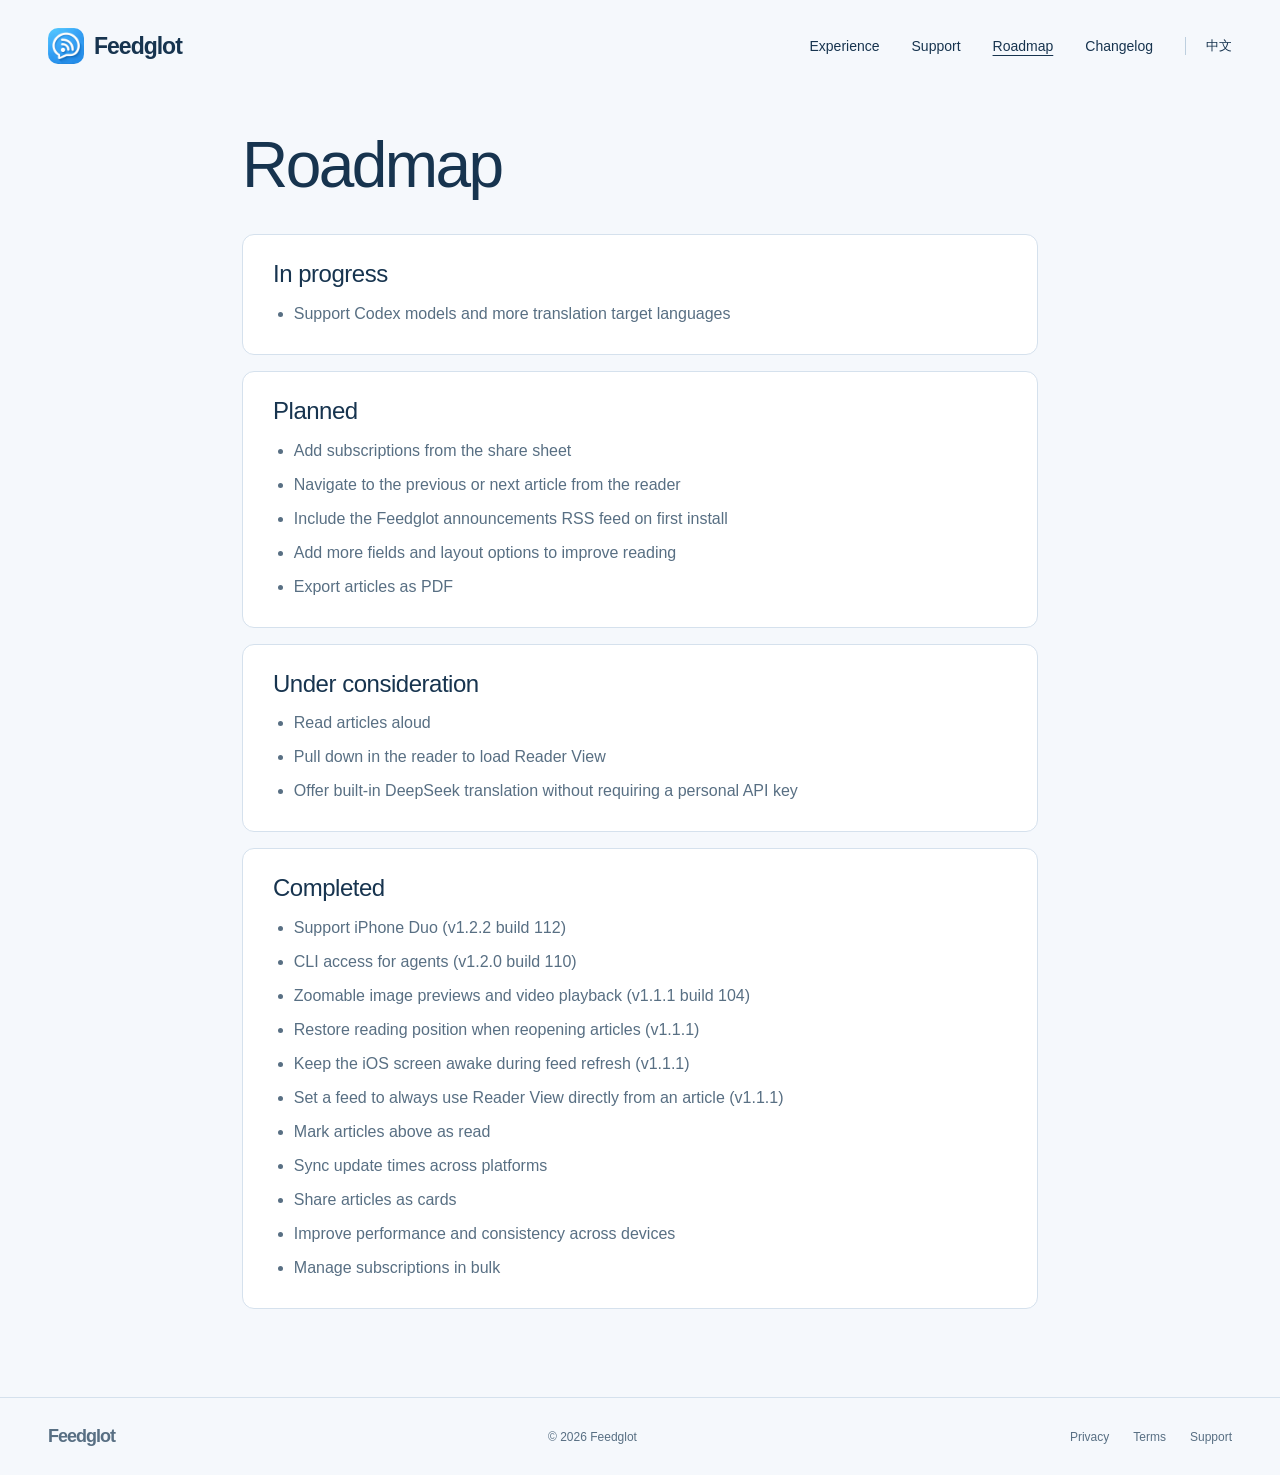
<file: roadmap.html>
<!doctype html>
<html lang="en">
<head>
  <meta charset="utf-8">
  <meta name="viewport" content="width=device-width,initial-scale=1">
  <meta name="theme-color" content="#f5f8fc">
  <title>Roadmap · Feedglot</title>
  <link rel="icon" href="assets/icon.png">
  <link rel="stylesheet" href="style.css">
  <link rel="alternate" hreflang="en" href="https://skyue.github.io/feedglot/roadmap.html">
  <link rel="alternate" hreflang="zh-CN" href="https://skyue.github.io/feedglot/roadmap-zh.html">
</head>
<body>
<header><a class="brand" href="./"><img src="assets/icon.png" alt="" width="36" height="36">Feedglot</a><nav aria-label="Main navigation"><a href="./#experience">Experience</a><a href="support.html#english">Support</a><a href="roadmap.html" aria-current="page">Roadmap</a><a href="changelog.html">Changelog</a><a class="language-switch" href="roadmap-zh.html" lang="zh-CN" hreflang="zh-CN" aria-label="切换到中文">中文</a></nav></header>
<main class="notes">
  <h1>Roadmap</h1>
  <section class="notes-card">
  <h2>In progress</h2>
  <ul>
    <li>Support Codex models and more translation target languages</li>
  </ul>
</section>
<section class="notes-card"><h2>Planned</h2>
<ul>
  <li>Add subscriptions from the share sheet</li>
  <li>Navigate to the previous or next article from the reader</li>
  <li>Include the Feedglot announcements RSS feed on first install</li>
  <li>Add more fields and layout options to improve reading</li>
  <li>Export articles as PDF</li>
</ul>
</section>
<section class="notes-card"><h2>Under consideration</h2>
<ul>
  <li>Read articles aloud</li>
  <li>Pull down in the reader to load Reader View</li>
  <li>Offer built-in DeepSeek translation without requiring a personal API key</li>
</ul>
</section>
<section class="notes-card"><h2>Completed</h2>
<ul>
  <li>Support iPhone Duo (v1.2.2 build 112)</li>
  <li>CLI access for agents (v1.2.0 build 110)</li>
  <li>Zoomable image previews and video playback (v1.1.1 build 104)</li>
  <li>Restore reading position when reopening articles (v1.1.1)</li>
  <li>Keep the iOS screen awake during feed refresh (v1.1.1)</li>
  <li>Set a feed to always use Reader View directly from an article (v1.1.1)</li>
  <li>Mark articles above as read</li>
  <li>Sync update times across platforms</li>
  <li>Share articles as cards</li>
  <li>Improve performance and consistency across devices</li>
  <li>Manage subscriptions in bulk</li>
</ul>
</section>
</main>
<footer><a class="brand" href="./">Feedglot</a><span>© 2026 Feedglot</span><div><a href="legal.html#privacy">Privacy</a><a href="legal.html#terms">Terms</a><a href="support.html#english">Support</a></div></footer>
</body>
</html>
</file>
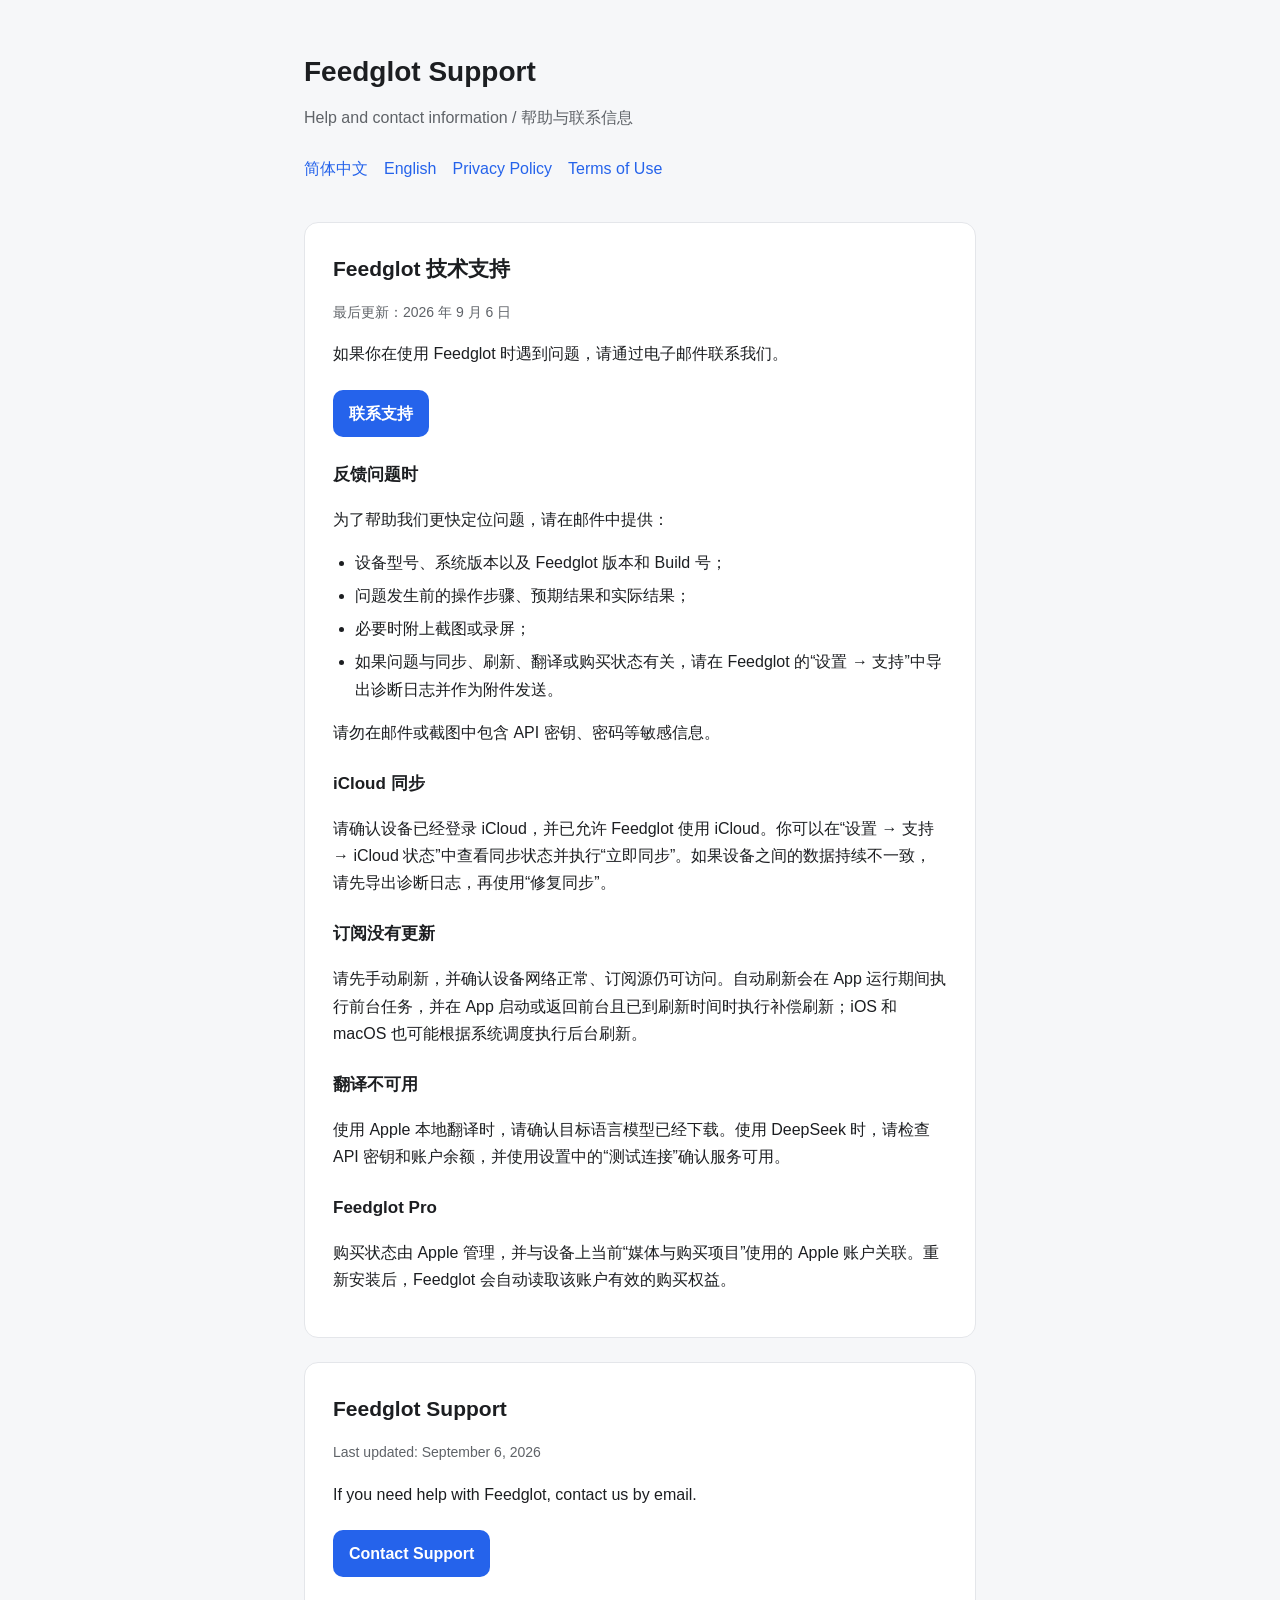
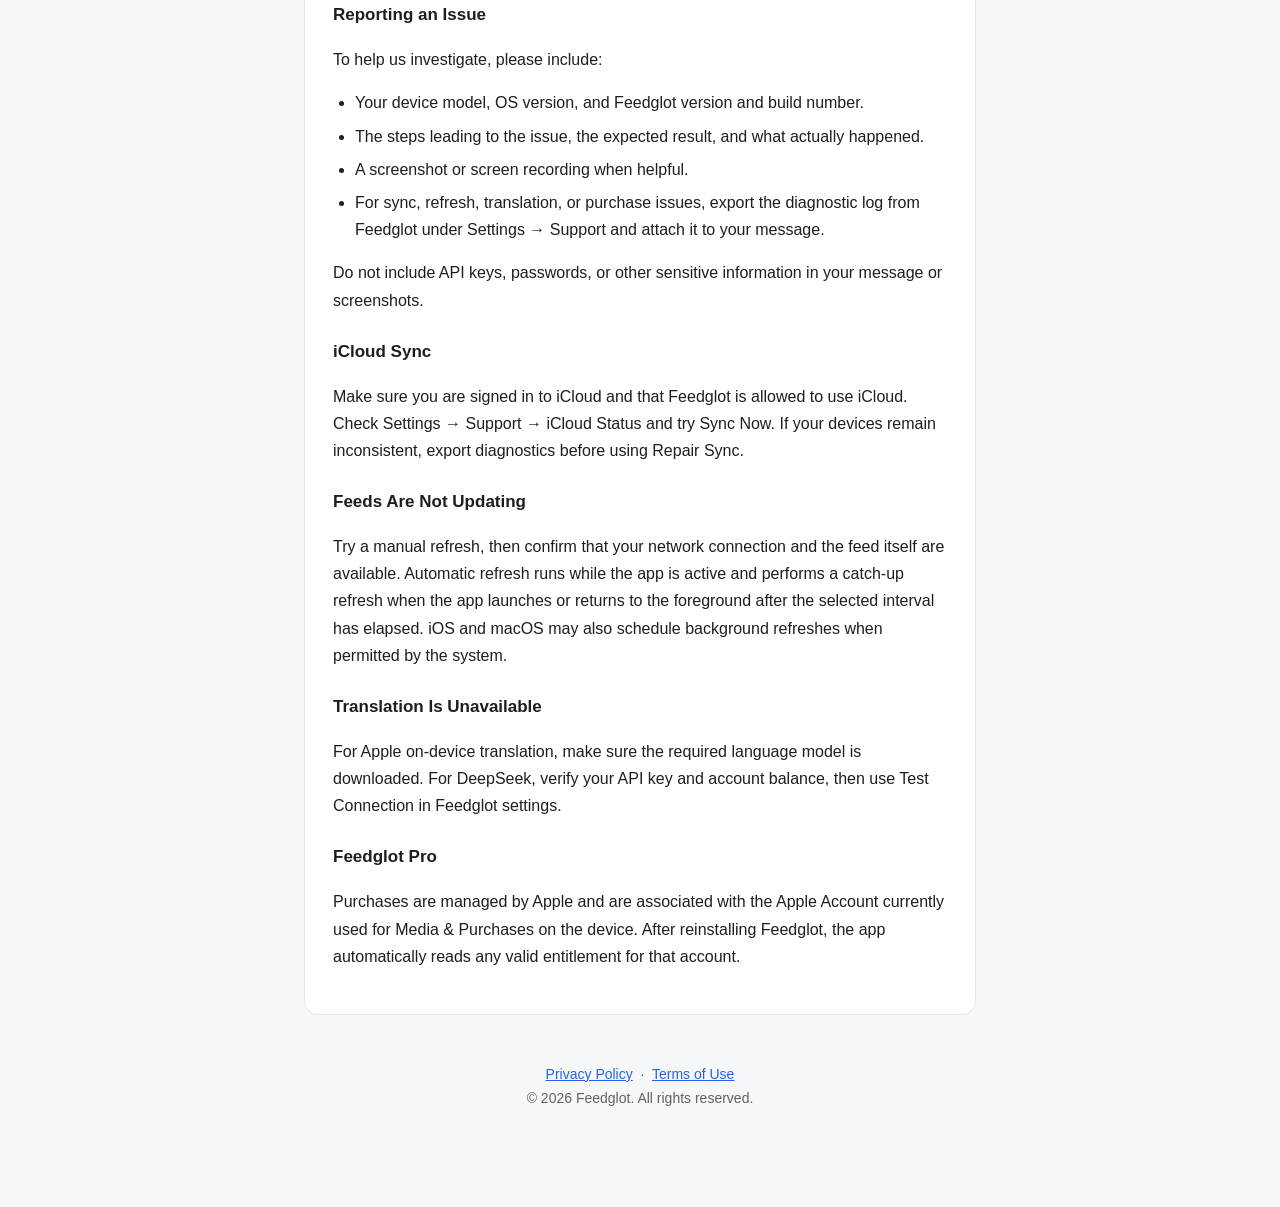
<file: support.html>
<!DOCTYPE html>
<html lang="en">
<head>
  <meta charset="UTF-8">
  <meta name="viewport" content="width=device-width, initial-scale=1.0">
  <meta name="description" content="Feedglot support, troubleshooting, and contact information.">
  <title>Feedglot — Support</title>
  <style>
    :root {
      --bg: #f6f7f9;
      --card: #ffffff;
      --ink: #1c1e21;
      --muted: #5f6368;
      --line: #e4e6ea;
      --accent: #2563eb;
    }
    * { box-sizing: border-box; }
    html { scroll-behavior: smooth; }
    body {
      margin: 0;
      background: var(--bg);
      color: var(--ink);
      font: 16px/1.7 -apple-system, BlinkMacSystemFont, "Segoe UI", Roboto, "PingFang SC", "Helvetica Neue", sans-serif;
    }
    .wrap { max-width: 720px; margin: 0 auto; padding: 48px 24px 96px; }
    header { margin-bottom: 40px; }
    h1 { font-size: 28px; margin: 0 0 8px; }
    p.sub { color: var(--muted); margin: 0; }
    nav { display: flex; flex-wrap: wrap; gap: 16px; margin: 24px 0 32px; }
    a { color: var(--accent); }
    nav a { text-decoration: none; font-weight: 500; }
    nav a:hover, a:hover { text-decoration: underline; }
    .card {
      background: var(--card);
      border: 1px solid var(--line);
      border-radius: 14px;
      padding: 28px;
      margin-bottom: 24px;
    }
    h2 { font-size: 21px; margin: 0 0 14px; }
    h3 { font-size: 17px; margin: 24px 0 8px; }
    p, li { color: var(--ink); }
    ul, ol { padding-left: 22px; }
    li { margin: 6px 0; }
    .muted { color: var(--muted); font-size: 14px; }
    .contact {
      display: inline-block;
      margin-top: 6px;
      padding: 10px 16px;
      border-radius: 10px;
      background: var(--accent);
      color: #ffffff;
      font-weight: 600;
      text-decoration: none;
    }
    .contact:hover { text-decoration: none; opacity: 0.9; }
    footer { margin-top: 48px; text-align: center; color: var(--muted); font-size: 14px; }
    @media (prefers-color-scheme: dark) {
      :root {
        --bg: #111315;
        --card: #1c1f22;
        --ink: #f2f3f5;
        --muted: #a8adb4;
        --line: #30343a;
        --accent: #6ba2ff;
      }
      .contact { color: #111315; }
    }
  </style>
</head>
<body>
<div class="wrap">
  <header>
    <h1>Feedglot Support</h1>
    <p class="sub">Help and contact information / 帮助与联系信息</p>
    <nav aria-label="Page navigation">
      <a href="#zh-Hans">简体中文</a>
      <a href="#english">English</a>
      <a href="legal.html#privacy">Privacy Policy</a>
      <a href="legal.html#terms">Terms of Use</a>
    </nav>
  </header>

  <section id="zh-Hans" class="card" lang="zh-Hans">
    <h2>Feedglot 技术支持</h2>
    <p class="muted">最后更新：2026 年 9 月 6 日</p>

    <p>如果你在使用 Feedglot 时遇到问题，请通过电子邮件联系我们。</p>
    <a class="contact" href="mailto:skyuehu@gmail.com?subject=Feedglot%20Support">联系支持</a>

    <h3>反馈问题时</h3>
    <p>为了帮助我们更快定位问题，请在邮件中提供：</p>
    <ul>
      <li>设备型号、系统版本以及 Feedglot 版本和 Build 号；</li>
      <li>问题发生前的操作步骤、预期结果和实际结果；</li>
      <li>必要时附上截图或录屏；</li>
      <li>如果问题与同步、刷新、翻译或购买状态有关，请在 Feedglot 的“设置 → 支持”中导出诊断日志并作为附件发送。</li>
    </ul>
    <p>请勿在邮件或截图中包含 API 密钥、密码等敏感信息。</p>

    <h3>iCloud 同步</h3>
    <p>请确认设备已经登录 iCloud，并已允许 Feedglot 使用 iCloud。你可以在“设置 → 支持 → iCloud 状态”中查看同步状态并执行“立即同步”。如果设备之间的数据持续不一致，请先导出诊断日志，再使用“修复同步”。</p>

    <h3>订阅没有更新</h3>
    <p>请先手动刷新，并确认设备网络正常、订阅源仍可访问。自动刷新会在 App 运行期间执行前台任务，并在 App 启动或返回前台且已到刷新时间时执行补偿刷新；iOS 和 macOS 也可能根据系统调度执行后台刷新。</p>

    <h3>翻译不可用</h3>
    <p>使用 Apple 本地翻译时，请确认目标语言模型已经下载。使用 DeepSeek 时，请检查 API 密钥和账户余额，并使用设置中的“测试连接”确认服务可用。</p>

    <h3>Feedglot Pro</h3>
    <p>购买状态由 Apple 管理，并与设备上当前“媒体与购买项目”使用的 Apple 账户关联。重新安装后，Feedglot 会自动读取该账户有效的购买权益。</p>
  </section>

  <section id="english" class="card" lang="en">
    <h2>Feedglot Support</h2>
    <p class="muted">Last updated: September 6, 2026</p>

    <p>If you need help with Feedglot, contact us by email.</p>
    <a class="contact" href="mailto:skyuehu@gmail.com?subject=Feedglot%20Support">Contact Support</a>

    <h3>Reporting an Issue</h3>
    <p>To help us investigate, please include:</p>
    <ul>
      <li>Your device model, OS version, and Feedglot version and build number.</li>
      <li>The steps leading to the issue, the expected result, and what actually happened.</li>
      <li>A screenshot or screen recording when helpful.</li>
      <li>For sync, refresh, translation, or purchase issues, export the diagnostic log from Feedglot under Settings → Support and attach it to your message.</li>
    </ul>
    <p>Do not include API keys, passwords, or other sensitive information in your message or screenshots.</p>

    <h3>iCloud Sync</h3>
    <p>Make sure you are signed in to iCloud and that Feedglot is allowed to use iCloud. Check Settings → Support → iCloud Status and try Sync Now. If your devices remain inconsistent, export diagnostics before using Repair Sync.</p>

    <h3>Feeds Are Not Updating</h3>
    <p>Try a manual refresh, then confirm that your network connection and the feed itself are available. Automatic refresh runs while the app is active and performs a catch-up refresh when the app launches or returns to the foreground after the selected interval has elapsed. iOS and macOS may also schedule background refreshes when permitted by the system.</p>

    <h3>Translation Is Unavailable</h3>
    <p>For Apple on-device translation, make sure the required language model is downloaded. For DeepSeek, verify your API key and account balance, then use Test Connection in Feedglot settings.</p>

    <h3>Feedglot Pro</h3>
    <p>Purchases are managed by Apple and are associated with the Apple Account currently used for Media &amp; Purchases on the device. After reinstalling Feedglot, the app automatically reads any valid entitlement for that account.</p>
  </section>

  <footer>
    <a href="legal.html#privacy">Privacy Policy</a>
    &nbsp;·&nbsp;
    <a href="legal.html#terms">Terms of Use</a>
    <br>
    © 2026 Feedglot. All rights reserved.
  </footer>
</div>
</body>
</html>
</file>
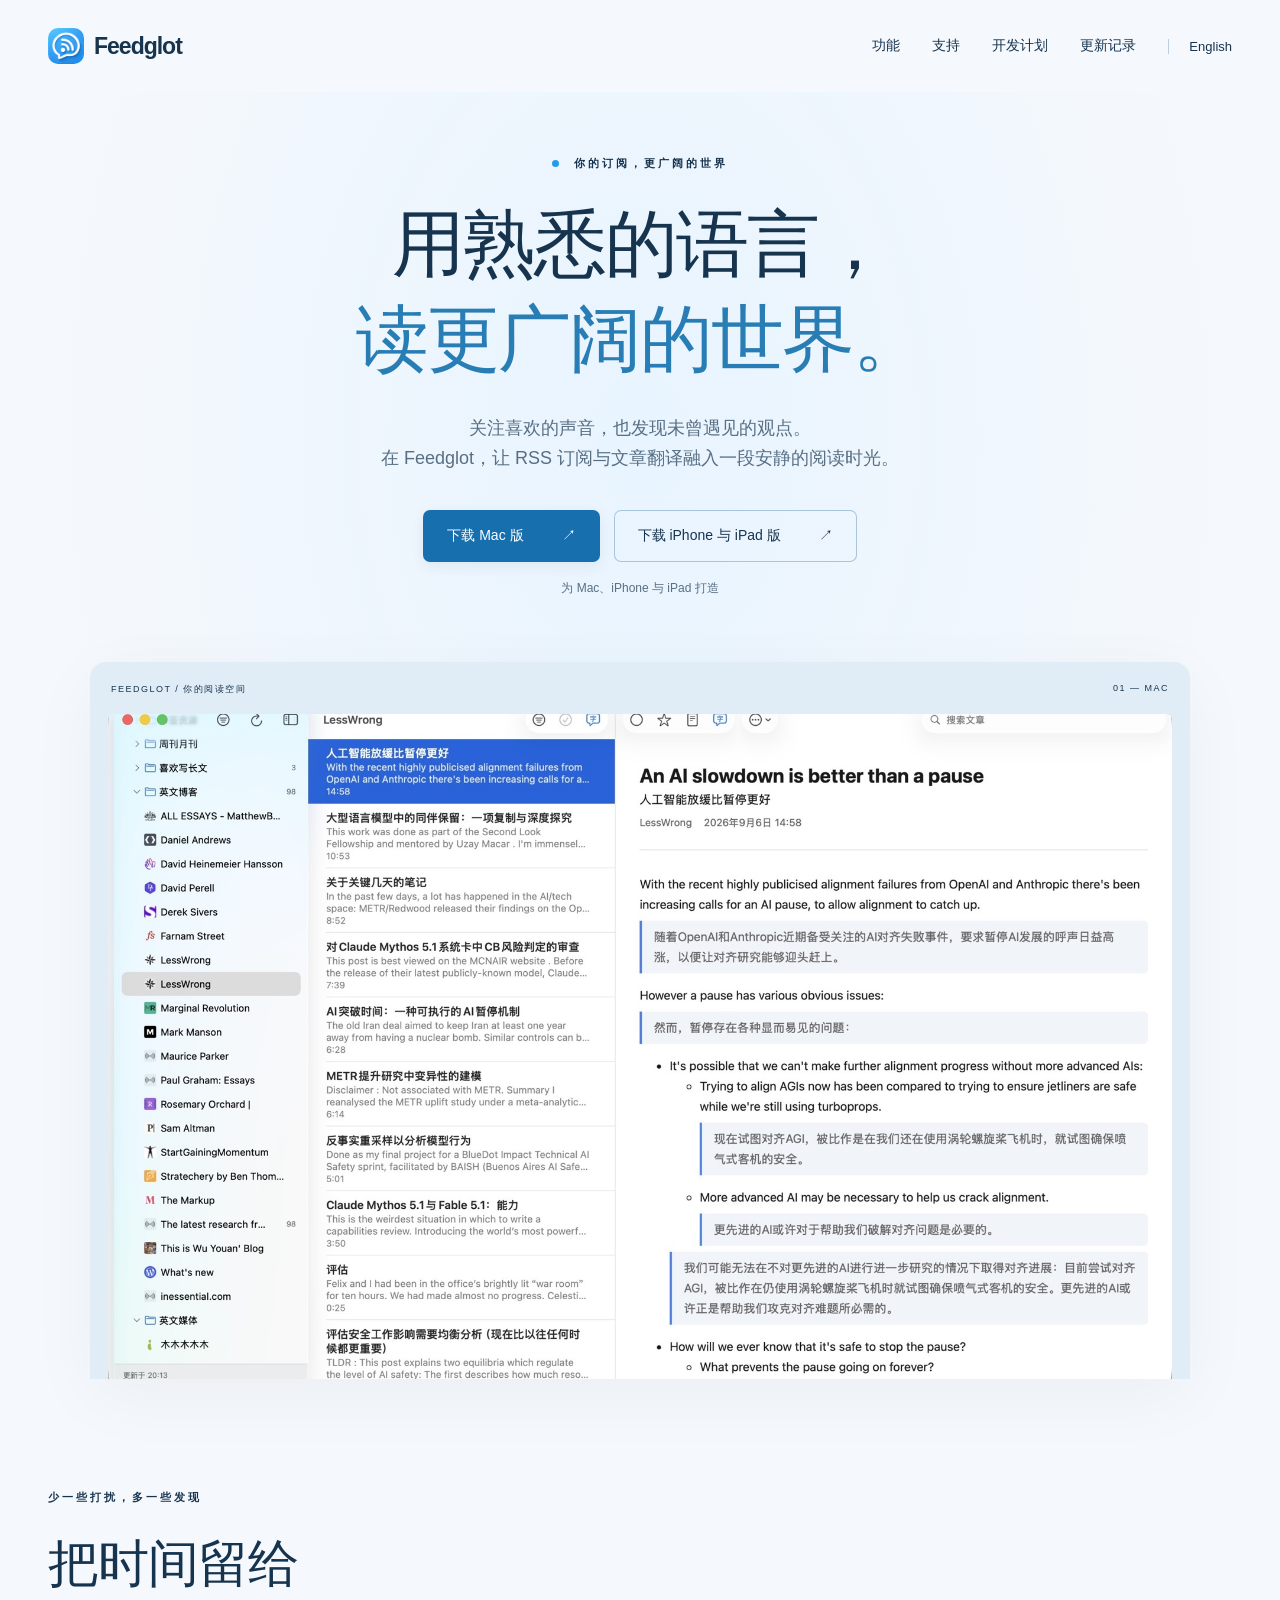
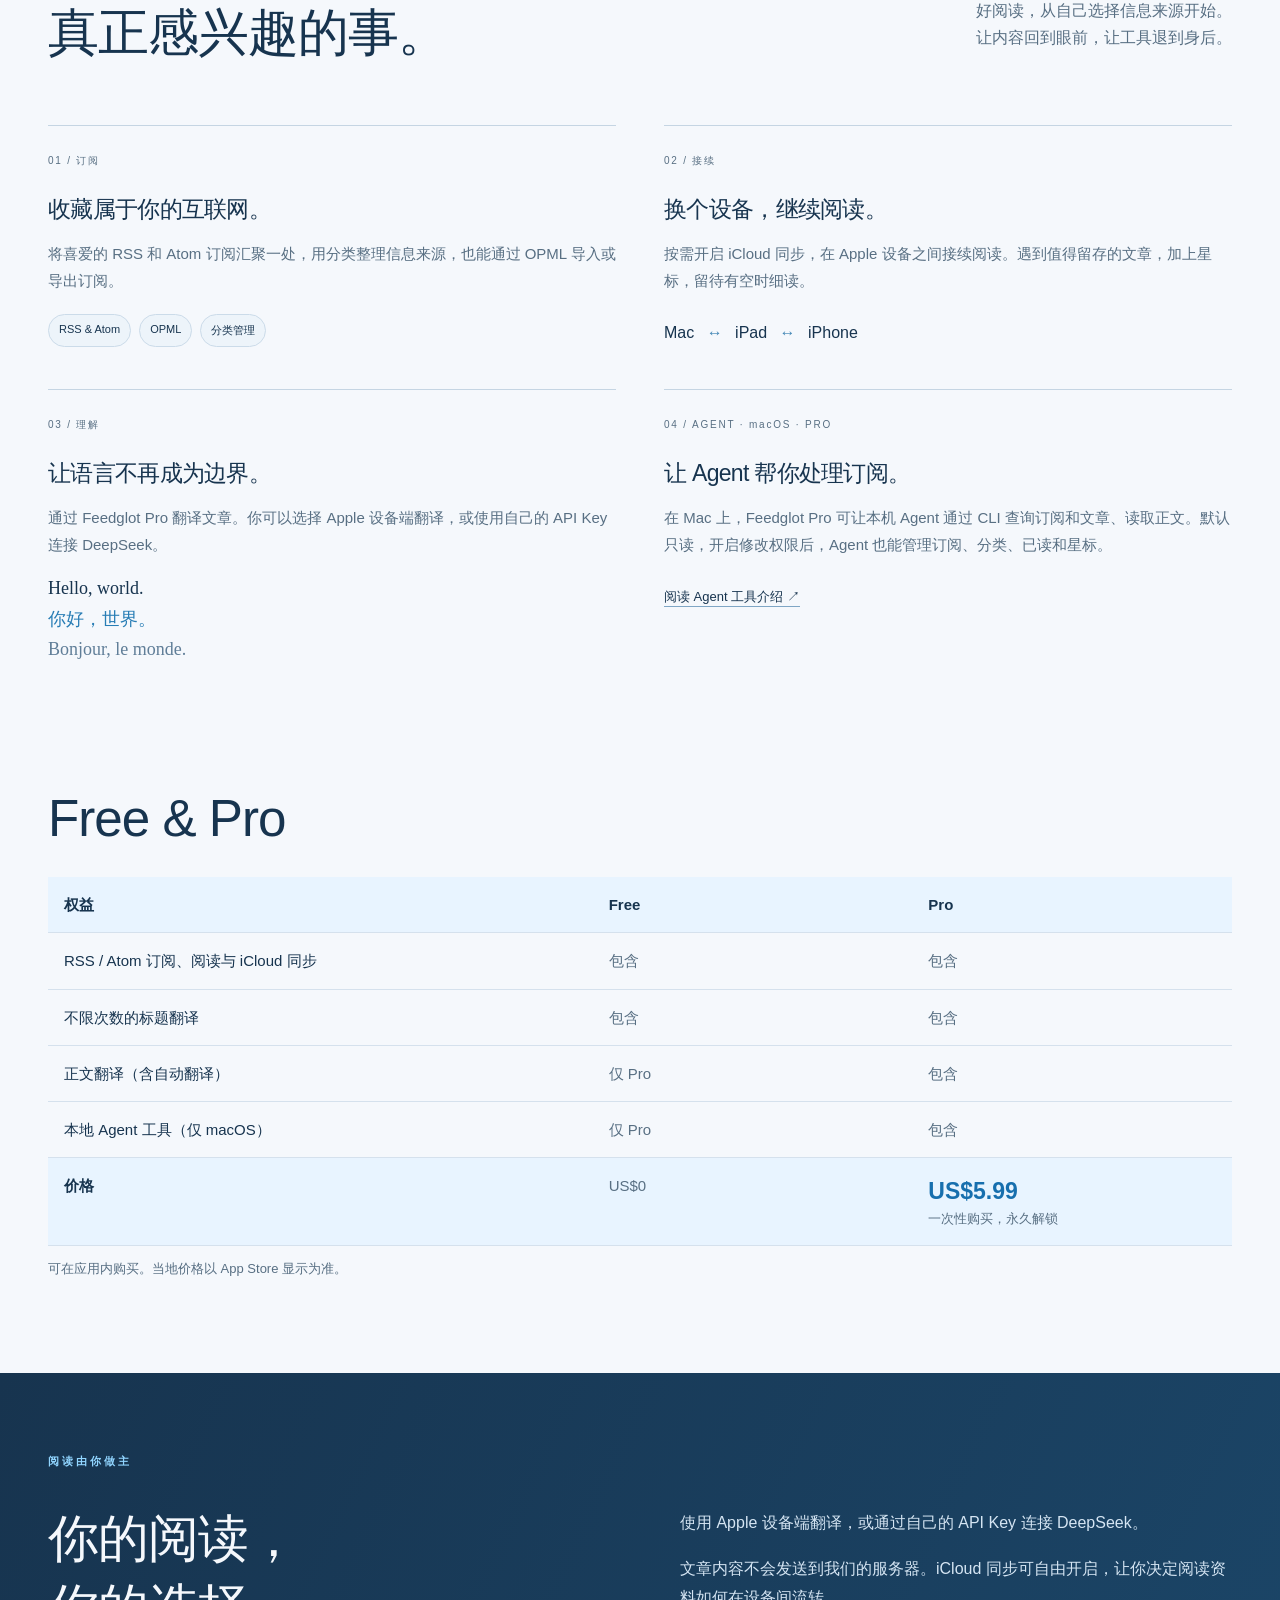
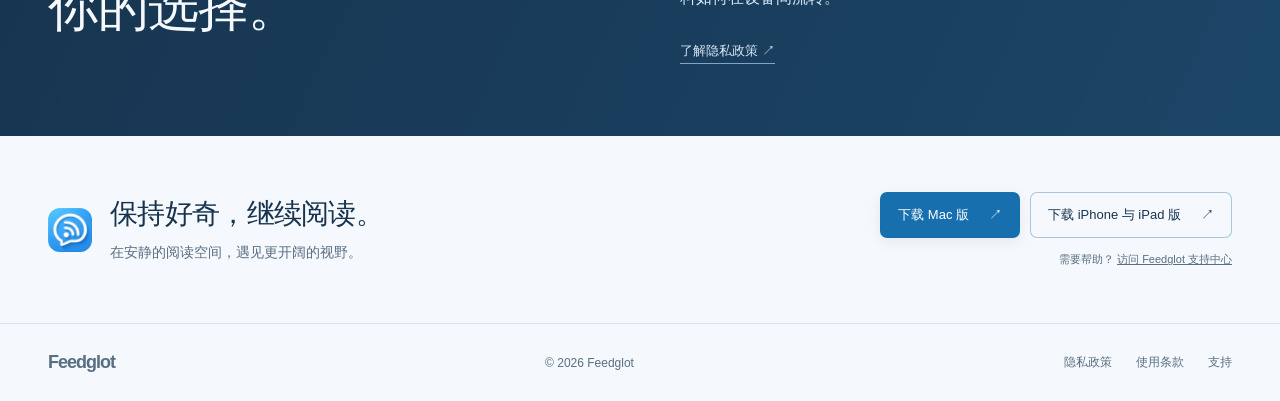
<file: zh.html>
<!doctype html>
<html lang="zh-CN"><head><meta charset="utf-8"><meta name="viewport" content="width=device-width,initial-scale=1"><title>Feedglot — 用熟悉的语言，读更广阔的世界。</title><meta name="description" content="专为 Mac、iPhone 和 iPad 打造的 RSS 阅读器。订阅喜爱的内容，翻译文章，通过 iCloud 同步阅读。"><meta name="theme-color" content="#f5f8fc"><link rel="icon" href="assets/icon.png"><link rel="stylesheet" href="style.css"><link rel="alternate" hreflang="en" href="https://skyue.github.io/feedglot/"><link rel="alternate" hreflang="zh-CN" href="https://skyue.github.io/feedglot/zh.html"></head>
<body><header><a class="brand" href="zh.html"><img src="assets/icon.png" alt="" width="36" height="36">Feedglot</a><nav aria-label="主导航"><a href="#experience">功能</a><a href="support.html#zh-Hans">支持</a><a href="roadmap-zh.html">开发计划</a><a href="changelog-zh.html">更新记录</a><a class="language-switch" href="./" lang="en" hreflang="en" aria-label="Switch to English">English</a></nav></header>
<main><section class="hero"><div class="eyebrow"><span></span> 你的订阅，更广阔的世界</div><h1>用熟悉的语言，<br><em>读更广阔的世界。</em></h1><p class="intro">关注喜欢的声音，也发现未曾遇见的观点。<br class="desktop"> 在 Feedglot，让 RSS 订阅与文章翻译融入一段安静的阅读时光。</p><div class="download-buttons"><a class="button" href="https://apps.apple.com/cn/app/id6792495914">下载 Mac 版 <span>↗</span></a><a class="button button-secondary" href="https://apps.apple.com/cn/app/id6792495914">下载 iPhone 与 iPad 版 <span>↗</span></a></div><p class="platforms">为 Mac、iPhone 与 iPad 打造</p><div class="product"><div class="product-label"><span>FEEDGLOT / 你的阅读空间</span><span>01 — MAC</span></div><img src="assets/mac.jpg" width="1800" height="1125" alt="Mac 版 Feedglot，展示订阅管理、文章列表与阅读界面" fetchpriority="high"></div></section>
<section id="experience" class="experience"><div class="section-top"><p class="eyebrow">少一些打扰，多一些发现</p><h2>把时间留给<br>真正感兴趣的事。</h2><p>好阅读，从自己选择信息来源开始。<br>让内容回到眼前，让工具退到身后。</p></div><div class="features">
<article><span class="number">01 / 订阅</span><h3>收藏属于你的互联网。</h3><p>将喜爱的 RSS 和 Atom 订阅汇聚一处，用分类整理信息来源，也能通过 OPML 导入或导出订阅。</p><div class="tags"><span>RSS &amp; Atom</span><span>OPML</span><span>分类管理</span></div></article>
<article><span class="number">02 / 接续</span><h3>换个设备，继续阅读。</h3><p>按需开启 iCloud 同步，在 Apple 设备之间接续阅读。遇到值得留存的文章，加上星标，留待有空时细读。</p><div class="devices">Mac <span>↔</span> iPad <span>↔</span> iPhone</div></article>
<article><span class="number">03 / 理解</span><h3>让语言不再成为边界。</h3><p>通过 Feedglot Pro 翻译文章。你可以选择 Apple 设备端翻译，或使用自己的 API Key 连接 DeepSeek。</p><div class="translation"><span>Hello, world.</span><span>你好，世界。</span><span>Bonjour, le monde.</span></div></article>
<article>
    <span class="number">04 / AGENT · macOS · PRO</span>
    <h3>让 Agent 帮你处理订阅。</h3>
    <p>在 Mac 上，Feedglot Pro 可让本机 Agent 通过 CLI 查询订阅和文章、读取正文。默认只读，开启修改权限后，Agent 也能管理订阅、分类、已读和星标。</p>
    <a class="text-link" href="https://www.skyue.com/26110522.html">阅读 Agent 工具介绍 ↗</a>
</article>
</div></section>
<section id="plans" class="plans" aria-labelledby="plans-title">
  <h2 id="plans-title" lang="en">Free &amp; Pro</h2>
  <table>
    <thead>
      <tr>
        <th scope="col">权益</th>
        <th scope="col"><span lang="en">Free</span></th>
        <th scope="col"><span lang="en">Pro</span></th>
      </tr>
    </thead>
    <tbody>
        <tr><th scope="row">RSS / Atom 订阅、阅读与 iCloud 同步</th><td>包含</td><td>包含</td></tr>
        <tr><th scope="row">不限次数的标题翻译</th><td>包含</td><td>包含</td></tr>
        <tr><th scope="row">正文翻译（含自动翻译）</th><td>仅 Pro</td><td>包含</td></tr>
        <tr><th scope="row">本地 Agent 工具（仅 macOS）</th><td>仅 Pro</td><td>包含</td></tr>
    </tbody>
    <tfoot>
      <tr><th scope="row">价格</th><td>US$0</td><td><span class="plan-price">US$5.99</span><small>一次性购买，永久解锁</small></td></tr>
    </tfoot>
  </table>
  <p class="plan-note">可在应用内购买。当地价格以 App Store 显示为准。</p>
</section>
<section class="privacy"><p class="eyebrow">阅读由你做主</p><h2>你的阅读，<br>你的选择。</h2><div><p>使用 Apple 设备端翻译，或通过自己的 API Key 连接 DeepSeek。</p><p>文章内容不会发送到我们的服务器。iCloud 同步可自由开启，让你决定阅读资料如何在设备间流转。</p><a class="text-link" href="legal.html#privacy">了解隐私政策 ↗</a></div></section>
<section id="start" class="closing"><div class="closing-copy"><img src="assets/icon.png" width="44" height="44" alt="Feedglot 应用图标" loading="lazy"><div><h2>保持好奇，继续阅读。</h2><p>在安静的阅读空间，遇见更开阔的视野。</p></div></div><div class="closing-actions"><div class="download-buttons"><a class="button" href="https://apps.apple.com/cn/app/id6792495914">下载 Mac 版 <span>↗</span></a><a class="button button-secondary" href="https://apps.apple.com/cn/app/id6792495914">下载 iPhone 与 iPad 版 <span>↗</span></a></div><p class="small">需要帮助？ <a href="support.html#zh-Hans">访问 Feedglot 支持中心</a></p></div></section></main>
<footer><a class="brand" href="zh.html">Feedglot</a><span>© 2026 Feedglot</span><div><a href="legal.html#privacy">隐私政策</a><a href="legal.html#terms">使用条款</a><a href="support.html#zh-Hans">支持</a></div></footer></body></html>
</file>
<file: style.css>
:root{--ink:#17344f;--muted:#586f83;--paper:#f5f8fc;--accent:#91d5ff}*{box-sizing:border-box}html{scroll-behavior:smooth;scroll-padding-top:30px}body{margin:0;background:var(--paper);color:var(--ink);font-family:-apple-system,BlinkMacSystemFont,"Segoe UI",sans-serif}a{color:inherit;text-decoration:none}a:focus-visible{outline:3px solid #187bca;outline-offset:6px}header,footer{max-width:1280px;margin:auto;display:flex;align-items:center;justify-content:space-between;padding:28px 48px}.brand{display:flex;align-items:center;gap:10px;font-size:23px;font-weight:700;letter-spacing:-1px}.brand img{border-radius:10px}nav{display:flex;gap:32px;align-items:center;font-size:14px}.nav-button{border:1px solid #bdcfdf;border-radius:30px;padding:12px 20px}.hero{text-align:center;padding:64px 40px 0}.eyebrow{font-size:11px;font-weight:700;letter-spacing:2px;display:block}.eyebrow span{display:inline-block;background:#269ce9;width:7px;height:7px;border-radius:50%;margin-right:8px}h1{font-size:clamp(52px,6.7vw,92px);font-weight:500;letter-spacing:-5px;line-height:1.06;margin:26px 0}h1 em{font-family:Georgia,serif;font-weight:400;color:#287db5}.intro{font-size:18px;line-height:1.7;color:var(--muted)}.button{background:var(--ink);color:white;display:inline-flex;gap:38px;align-items:center;padding:17px 24px;border-radius:7px;font-size:14px;margin-top:18px}.button:hover{background:#215c87}.platforms,.small{font-size:12px;color:var(--muted);margin-top:18px}.product{max-width:1100px;margin:65px auto 0;padding:18px 18px 0;background:#e0ecf6;border-radius:16px 16px 0 0;overflow:hidden}.product-label{display:flex;justify-content:space-between;font-size:9px;letter-spacing:1.5px;padding:3px 3px 18px}.product img{display:block;width:100%;height:auto;border-radius:6px 6px 0 0}.experience{max-width:1280px;margin:auto;padding:100px 48px}.section-top{position:relative}.section-top>p:last-child{color:var(--muted);line-height:1.7}h2{font-size:clamp(36px,4vw,56px);font-weight:500;letter-spacing:-2px;line-height:1.12;margin:24px 0}.features{display:grid;grid-template-columns:repeat(2,minmax(0,1fr));gap:42px 48px;margin-top:58px}.features article{border-top:1px solid #c5d5e3;padding-top:24px}.number{font-size:10px;letter-spacing:1.8px;color:var(--muted)}h3{font-size:23px;font-weight:500;letter-spacing:-.7px;margin:26px 0 15px}.features p{color:var(--muted);font-size:15px;line-height:1.8;margin:0 0 20px}.tags{display:flex;gap:8px;flex-wrap:wrap}.tags span{font-size:11px;padding:8px 10px;border:1px solid #cbdbe9;border-radius:20px}.translation{display:flex;flex-direction:column;gap:8px;font-family:Georgia,serif;font-size:18px}.translation span:nth-child(2){color:#287db5}.translation span:last-child{color:#607e98}.devices{font-size:16px;padding-top:10px}.devices span{margin:0 8px;color:#4387b6}.privacy{background:var(--ink);color:var(--paper);padding:70px max(48px,calc((100vw - 1184px)/2));display:grid;grid-template-columns:1fr 1fr;gap:0 80px}.privacy>.eyebrow{grid-column:1/-1;color:var(--accent)}.privacy>div{padding-top:12px;line-height:1.85;color:#d5e5f3}.text-link{display:inline-block;border-bottom:1px solid #7fa6c5;font-size:13px;margin-top:10px}.closing{text-align:center;padding:95px 24px}.closing img{border-radius:18px}.closing h2{margin-top:25px}.closing>p{color:var(--muted)}.small a{text-decoration:underline}footer{border-top:1px solid #d5e1ed;font-size:12px;color:var(--muted)}footer .brand{font-size:18px}footer div{display:flex;gap:24px}@media(min-width:900px){.section-top>p:last-child{position:absolute;right:0;bottom:0}}@media(max-width:700px){header,footer{padding:22px}nav{gap:18px}nav>a:first-child{display:none}.nav-button{padding:10px 13px}.hero{padding:45px 18px 0}h1{letter-spacing:-2.8px}.intro{font-size:16px}.desktop{display:none}.product{padding:10px 10px 0;margin-top:45px}.product-label{font-size:7px;letter-spacing:1px}.experience{padding:65px 24px}.features{grid-template-columns:1fr;gap:35px;margin-top:35px}.privacy{padding:50px 24px;grid-template-columns:1fr;gap:0}.privacy>.eyebrow{grid-column:auto}.closing{padding:65px 24px}footer{flex-wrap:wrap;gap:24px}footer div{width:100%}}@media(prefers-reduced-motion:reduce){html{scroll-behavior:auto}}

/* Blue accents echo the app icon while keeping long-form reading calm. */
.hero{background:radial-gradient(ellipse at 50% 27%,#e8f4ff 0,transparent 65%)}.button{background:#176fae;box-shadow:0 4px 14px #17344f12}.button:hover{background:#145b90}.product{box-shadow:0 18px 70px #17344f0b}.tags span{background:#edf4fa}.privacy{background:linear-gradient(115deg,#17344f,#1b4567)}.closing{background:radial-gradient(ellipse at 50% 60%,#eaf4fd 0,transparent 68%)}

.download-buttons{display:flex;justify-content:center;gap:14px;flex-wrap:wrap}.button-secondary{background:transparent;color:var(--ink);box-shadow:inset 0 0 0 1px #a9c5dc}.button-secondary:hover{background:#e1effa}@media(max-width:420px){.download-buttons{flex-direction:column;align-items:center}.download-buttons .button{margin-top:10px;min-width:240px;justify-content:space-between}}

.language-switch{font-size:13px;white-space:nowrap;border-left:1px solid #bdcfdf;padding-left:20px}html[lang="zh-CN"] h1{font-size:clamp(42px,5.7vw,78px);line-height:1.3;letter-spacing:-2px}html[lang="zh-CN"] h1 em{font-style:normal;font-family:inherit}html[lang="zh-CN"] h2{line-height:1.35;letter-spacing:-1px}html[lang="zh-CN"] .eyebrow{letter-spacing:3px}@media(max-width:700px){header{flex-wrap:wrap;gap:18px}nav{gap:14px}.language-switch{padding-left:14px}html[lang="zh-CN"] .intro{line-height:1.9}}

/* A compact closing invitation, secondary to the opening hero. */
.closing{max-width:1280px;margin:auto;padding:56px 48px;display:flex;align-items:center;justify-content:space-between;gap:36px;text-align:left;background:none}.closing-copy{display:flex;align-items:center;gap:18px;min-width:0}.closing-copy>img{width:44px;height:44px;border-radius:12px;flex-shrink:0}.closing h2,html[lang="zh-CN"] .closing h2{font-size:28px;letter-spacing:-.7px;line-height:1.35;margin:0 0 8px}.closing-copy p{font-size:14px;line-height:1.7;color:var(--muted);margin:0}.closing-actions{flex-shrink:0;text-align:right}.closing .download-buttons{gap:10px}.closing .button{margin-top:0;padding:14px 18px;gap:20px;font-size:13px}.closing .small{margin:14px 0 0;font-size:11px}@media(max-width:1000px){.closing{flex-direction:column;align-items:flex-start;gap:24px}.closing-actions{text-align:left}.closing .download-buttons{justify-content:flex-start}}@media(max-width:700px){.closing{padding:36px 24px;gap:22px}.closing h2,html[lang="zh-CN"] .closing h2{font-size:24px}.closing-copy{gap:14px}.closing-copy p{font-size:13px}.closing-actions{width:100%}.closing .button{gap:16px}}@media(max-width:420px){.closing .download-buttons{align-items:stretch}.closing .button{min-width:0;width:100%;margin-top:0}}

.notes {
  max-width: 860px;
  margin: auto;
  padding: 40px 32px 72px;
}
.notes h1, html[lang="zh-CN"] .notes h1 {
  font-size: clamp(38px, 6vw, 64px);
  letter-spacing: -.04em;
  margin: 0 0 34px;
}
.notes-card {
  padding: 26px 30px;
  margin-bottom: 16px;
  border: 1px solid #d5e1ed;
  border-radius: 12px;
  background: #fff;
}
.notes .notes-card h2, html[lang="zh-CN"] .notes-card h2 {
  font-size: 24px;
  letter-spacing: -.02em;
  margin: 0 0 12px;
}
.notes-card h3 { font-size: 16px; margin: 20px 0 8px; }
.notes-card p, .notes-card ul { color: var(--muted); line-height: 1.75; }
.notes-card ul { margin: 0; padding-left: 1.3em; }
.notes-card li + li { margin-top: 6px; }
nav a[aria-current="page"] { text-decoration: underline; text-underline-offset: .3em; }
@media (max-width: 700px) {
  nav { flex-wrap: wrap; }
  .notes { padding: 30px 22px 50px; }
  .notes-card { padding: 20px; }
}

.plans {
  max-width: 1280px;
  margin: 0 auto;
  padding: 0 48px 80px;
}
.plans table {
  width: 100%;
  border-collapse: collapse;
  table-layout: fixed;
  font-size: 15px;
  line-height: 1.55;
}
.plans th, .plans td {
  border-bottom: 1px solid #d5e1ed;
  padding: 16px;
  text-align: left;
}
.plans thead th { vertical-align: top; background: #e8f4ff; }
.plans thead th:first-child { width: 46%; }
.plans tfoot span, .plans tfoot small { display: block; }
.plans tfoot small { font-weight: 400; color: var(--muted); }
.plans tfoot th, .plans tfoot td { background: #e8f4ff; vertical-align: top; }
.plans .plan-price { font-size: 23px; font-weight: 700; color: #176fae; }
.plans tbody th { font-weight: 500; }
.plans td, .plan-note { color: var(--muted); }
.plan-note { font-size: 13px; line-height: 1.6; }
@media (max-width: 700px) {
  .plans { padding: 0 24px 52px; }
  .plans table { font-size: 13px; }
  .plans th, .plans td { padding: 10px 8px; overflow-wrap: anywhere; }
  .plans .plan-price { font-size: 17px; }
}
</file>
